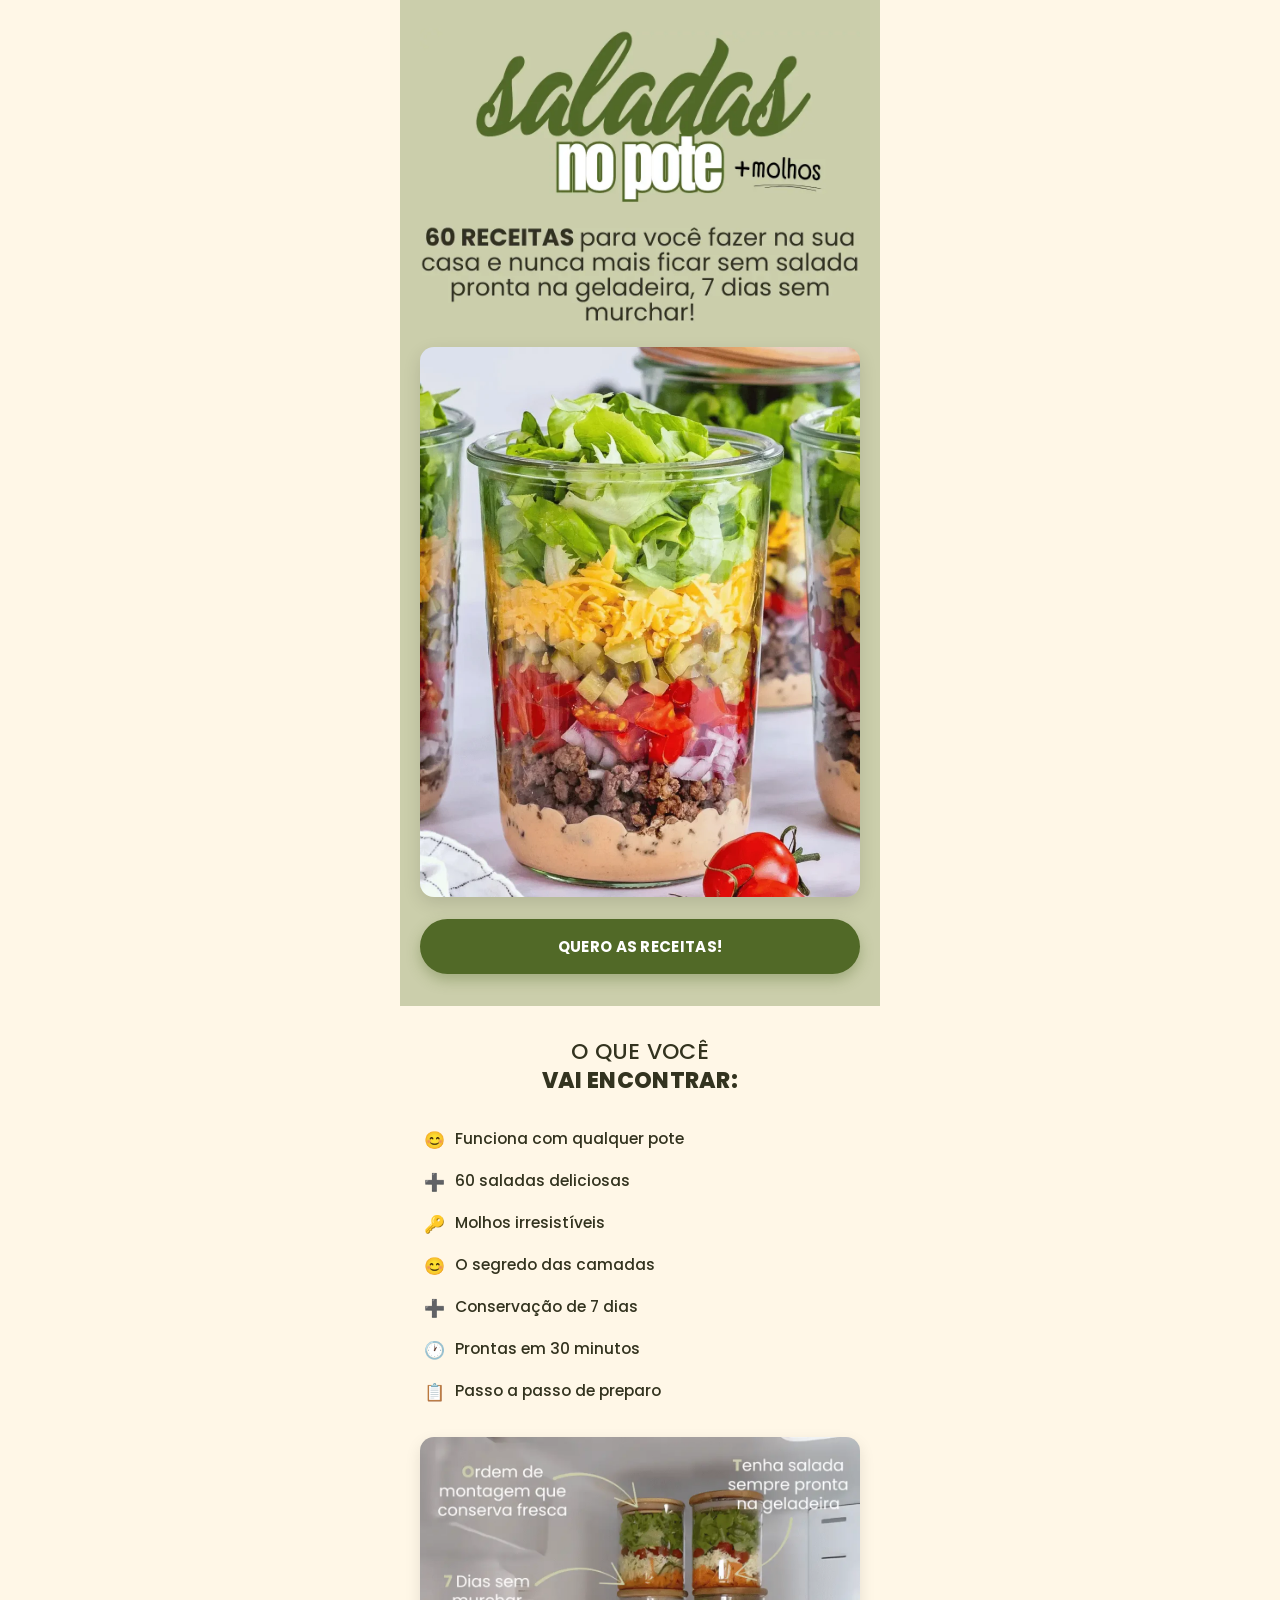
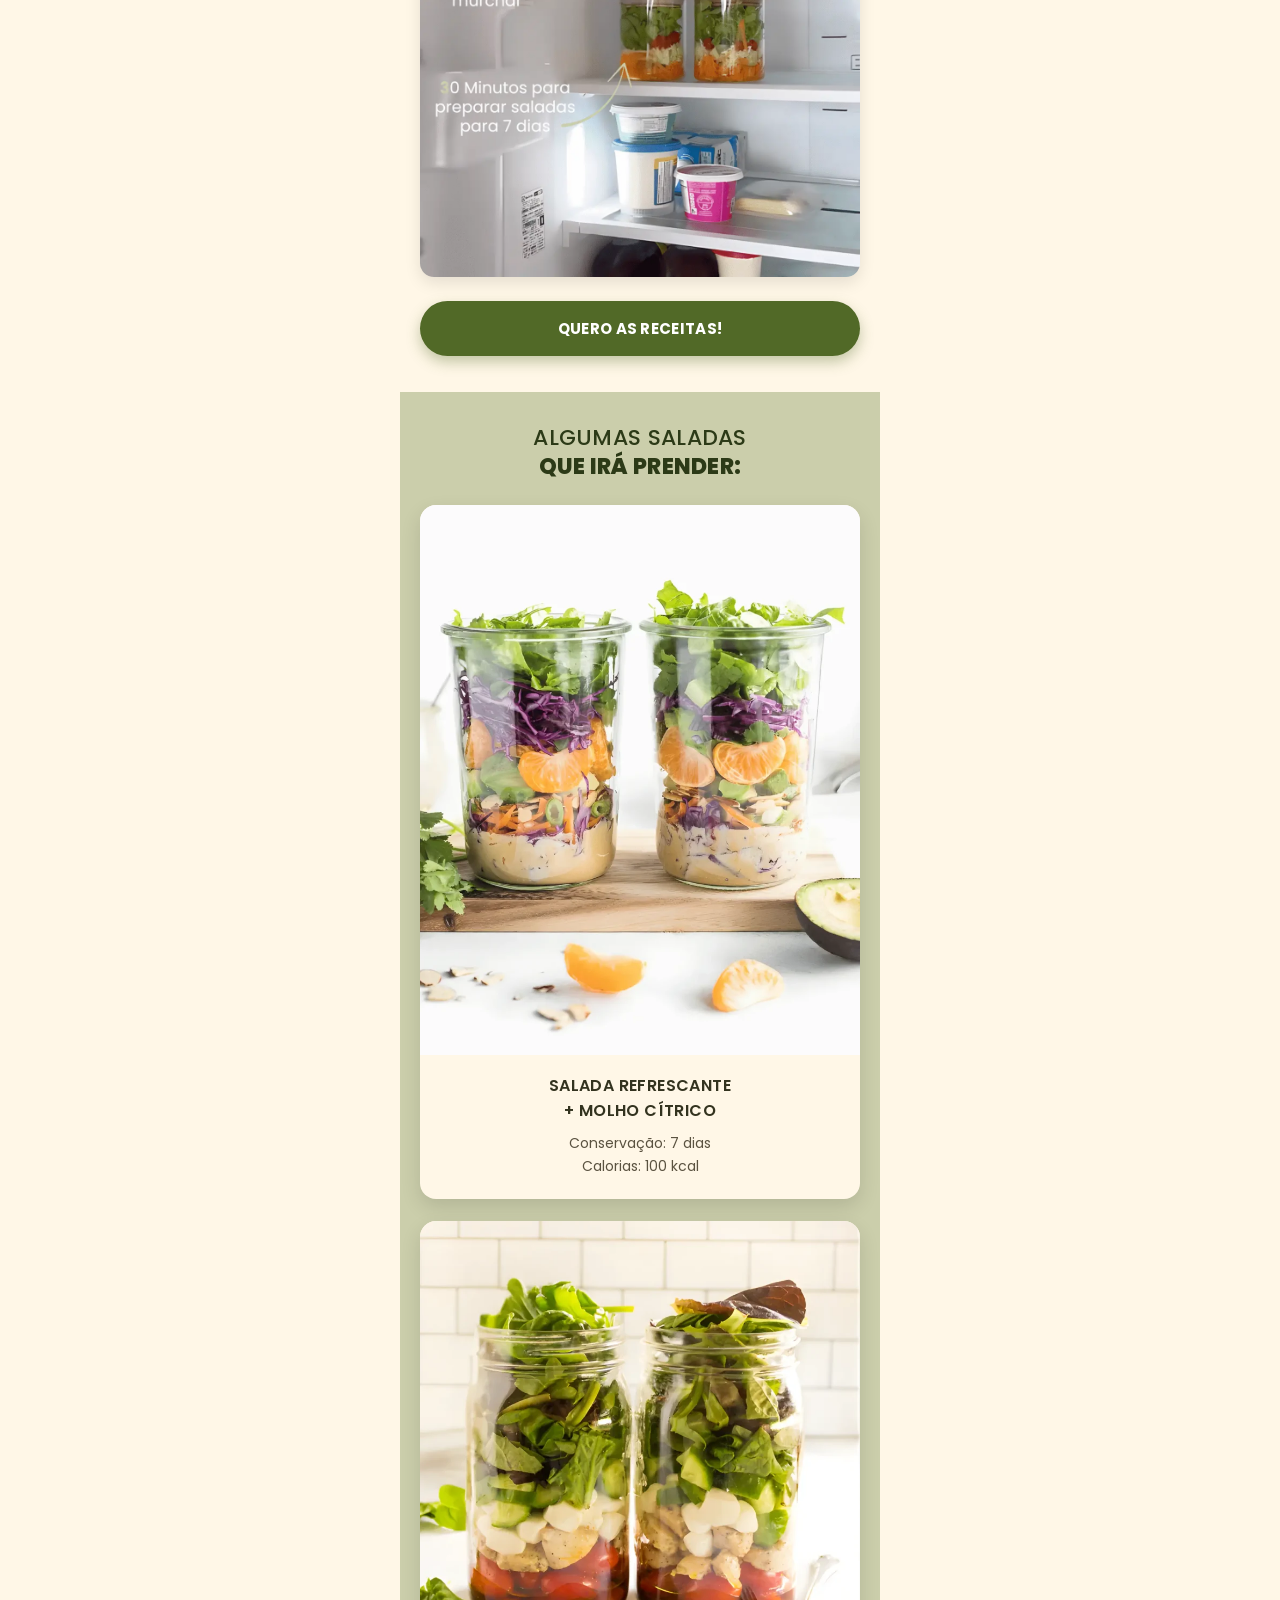
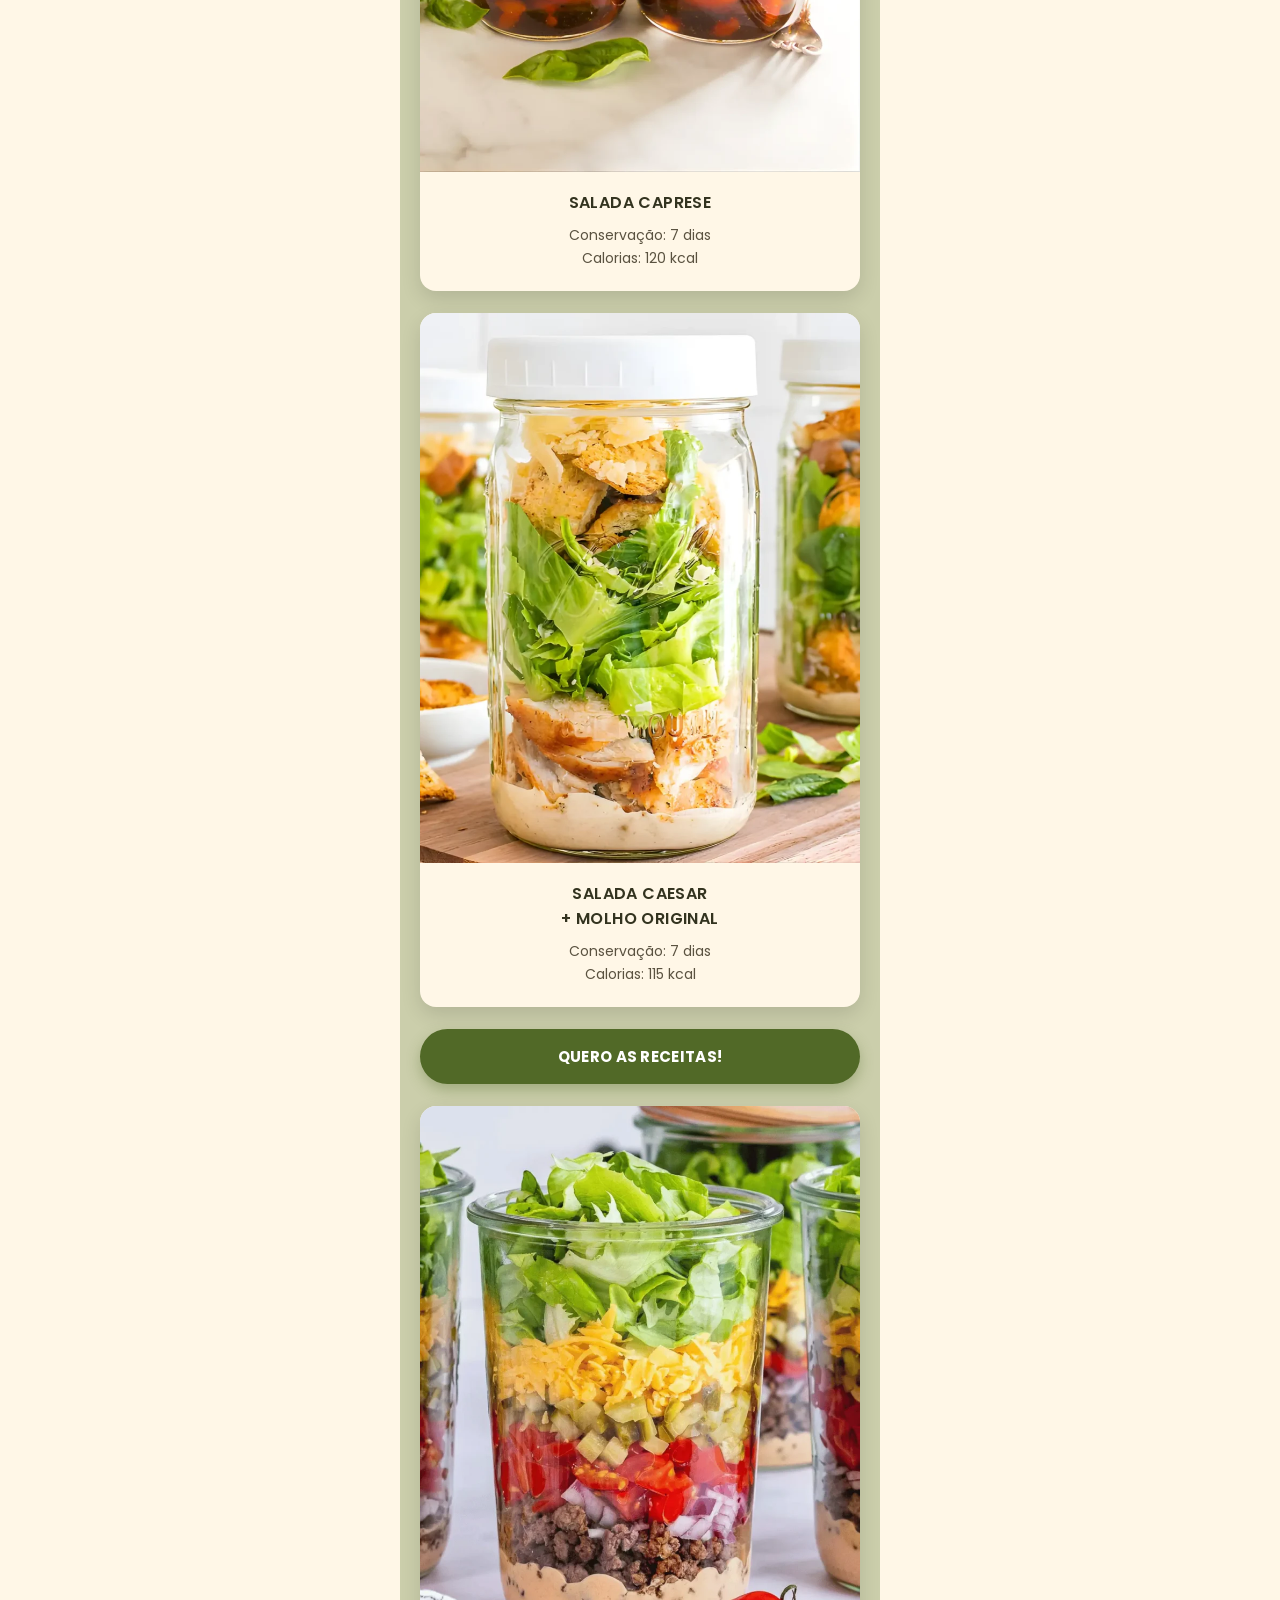
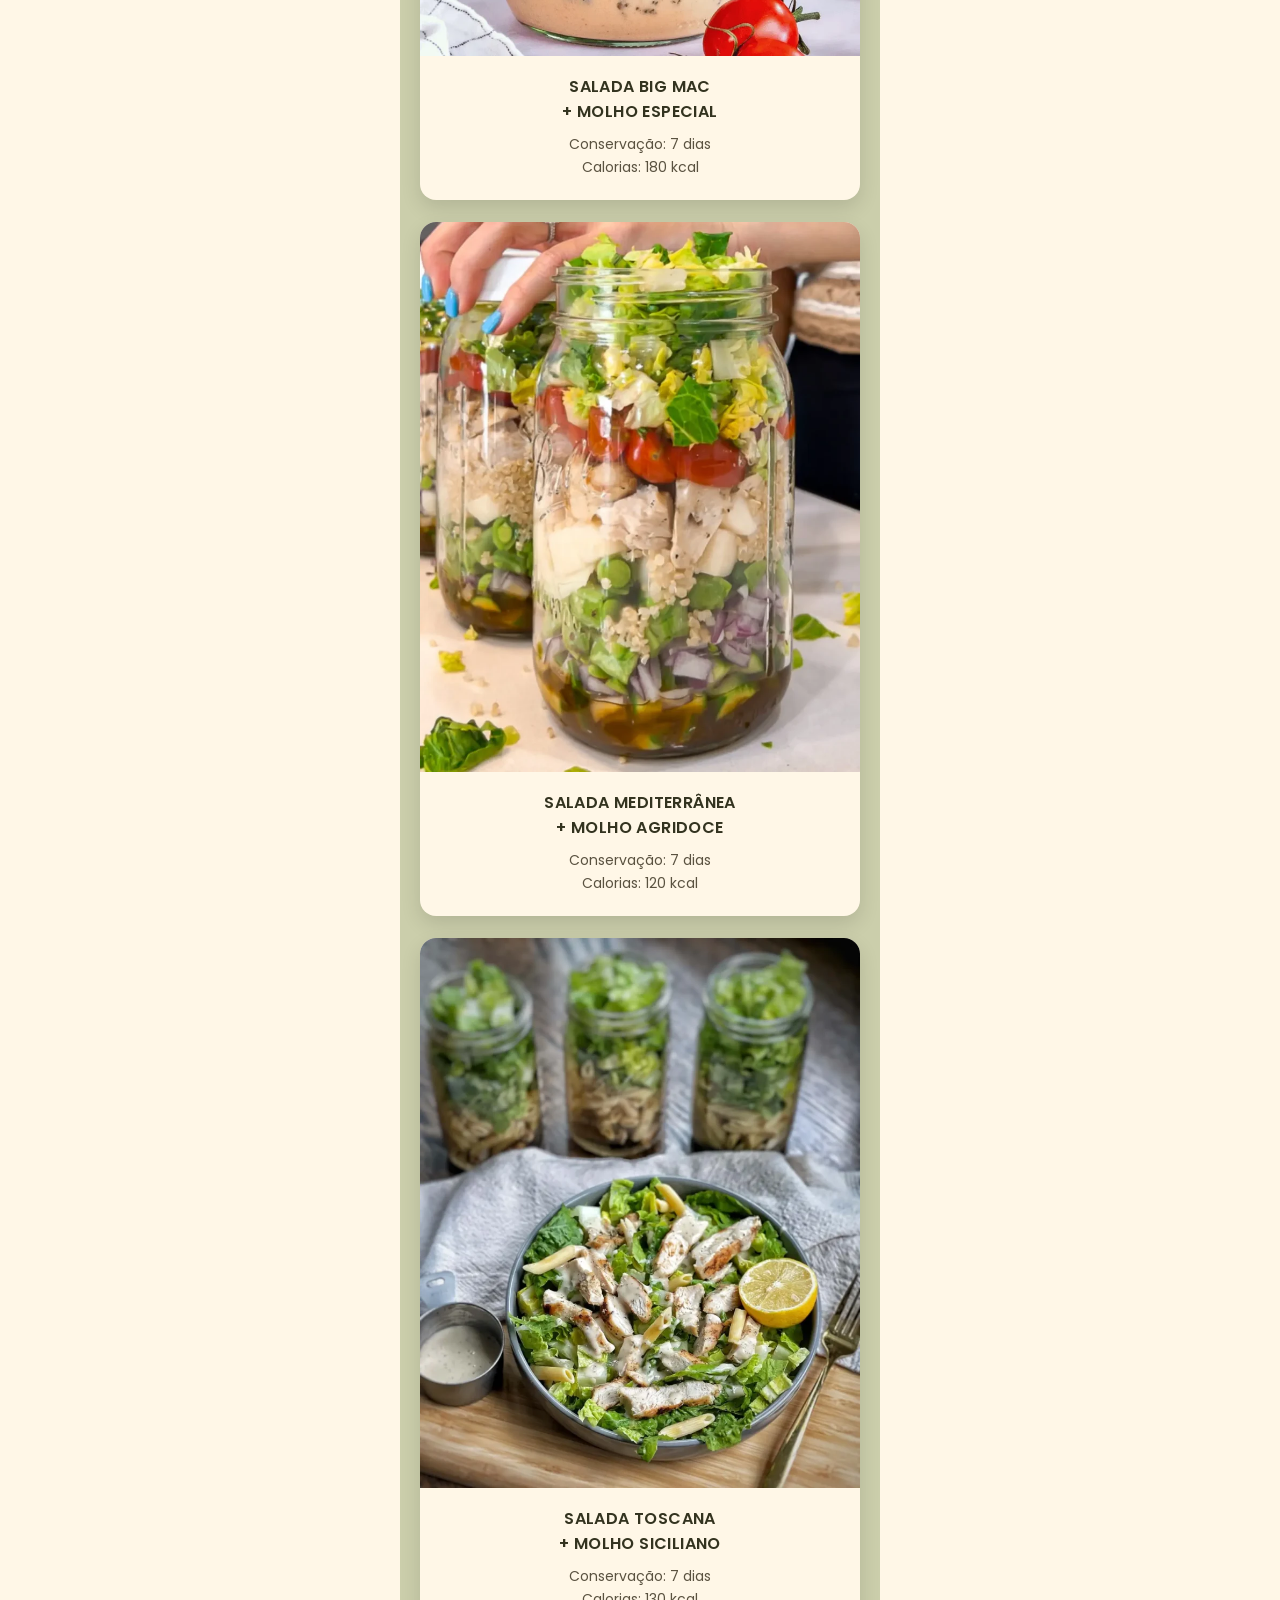
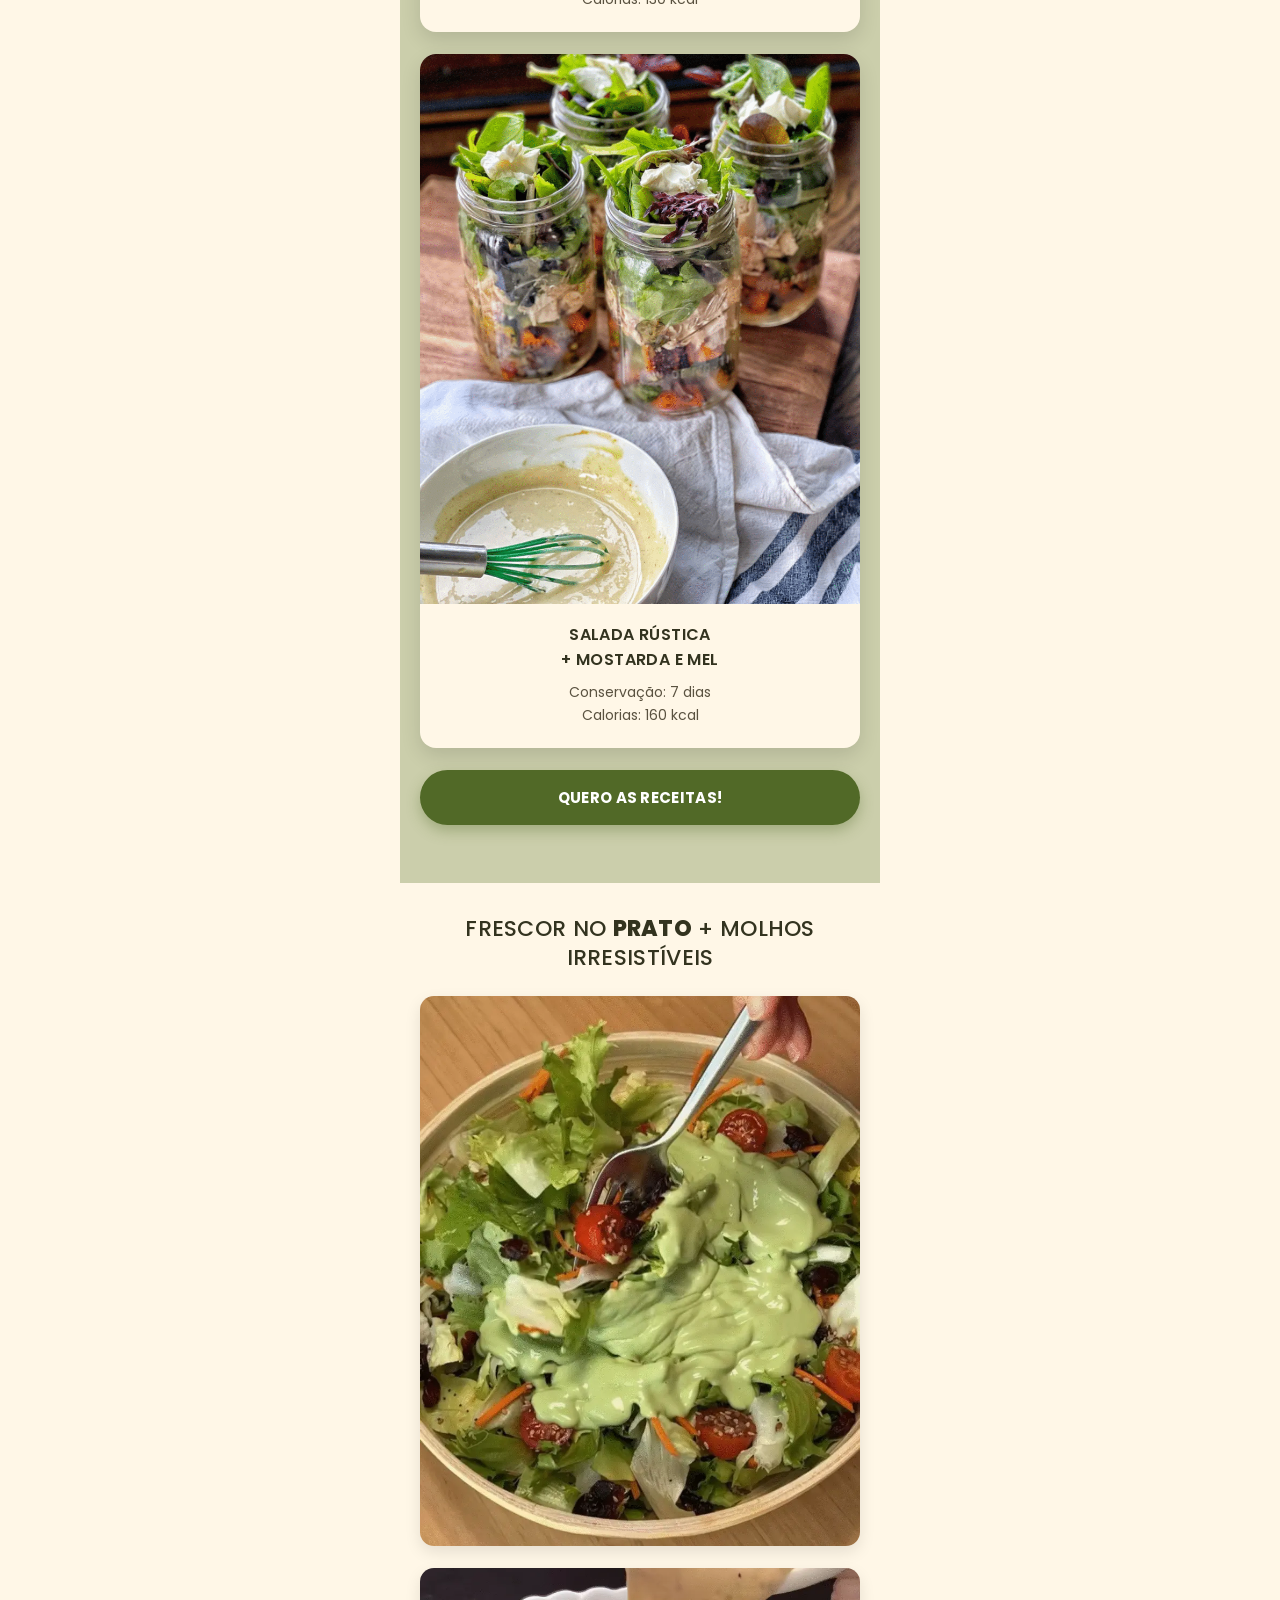
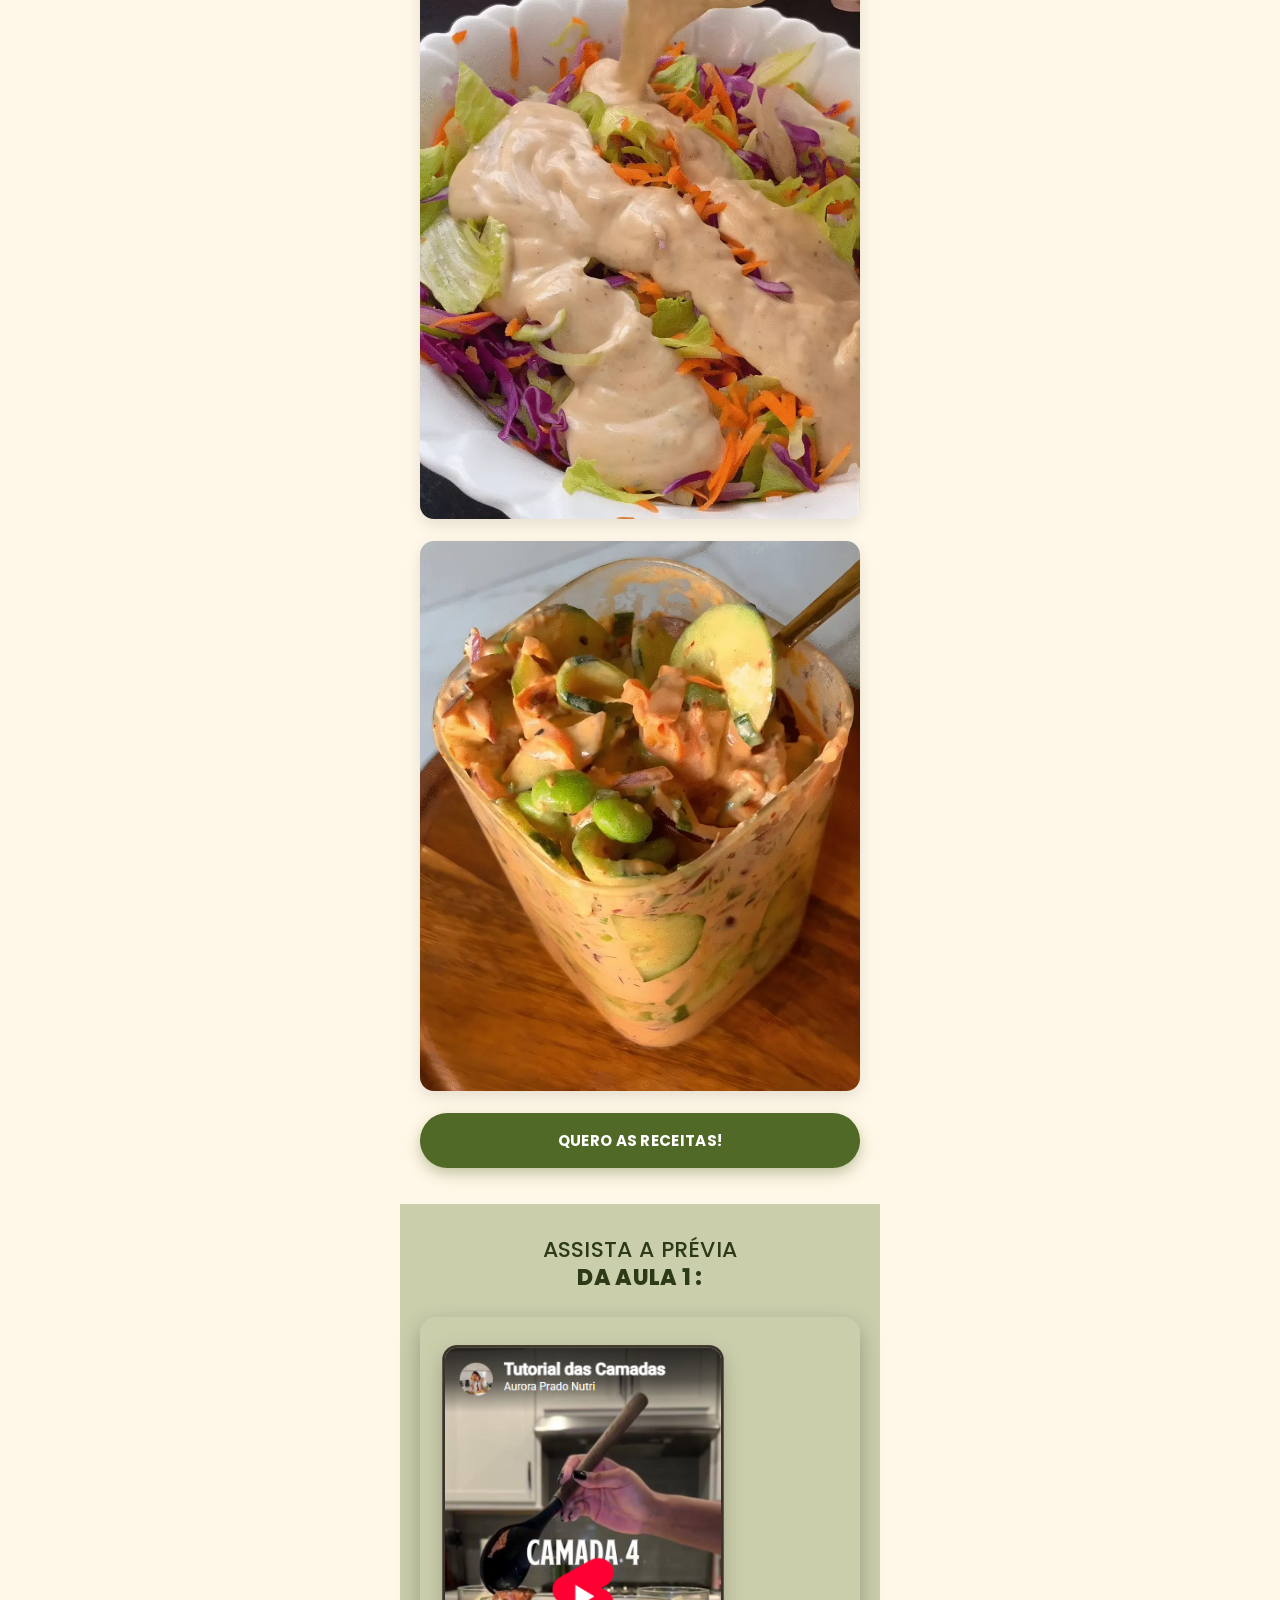
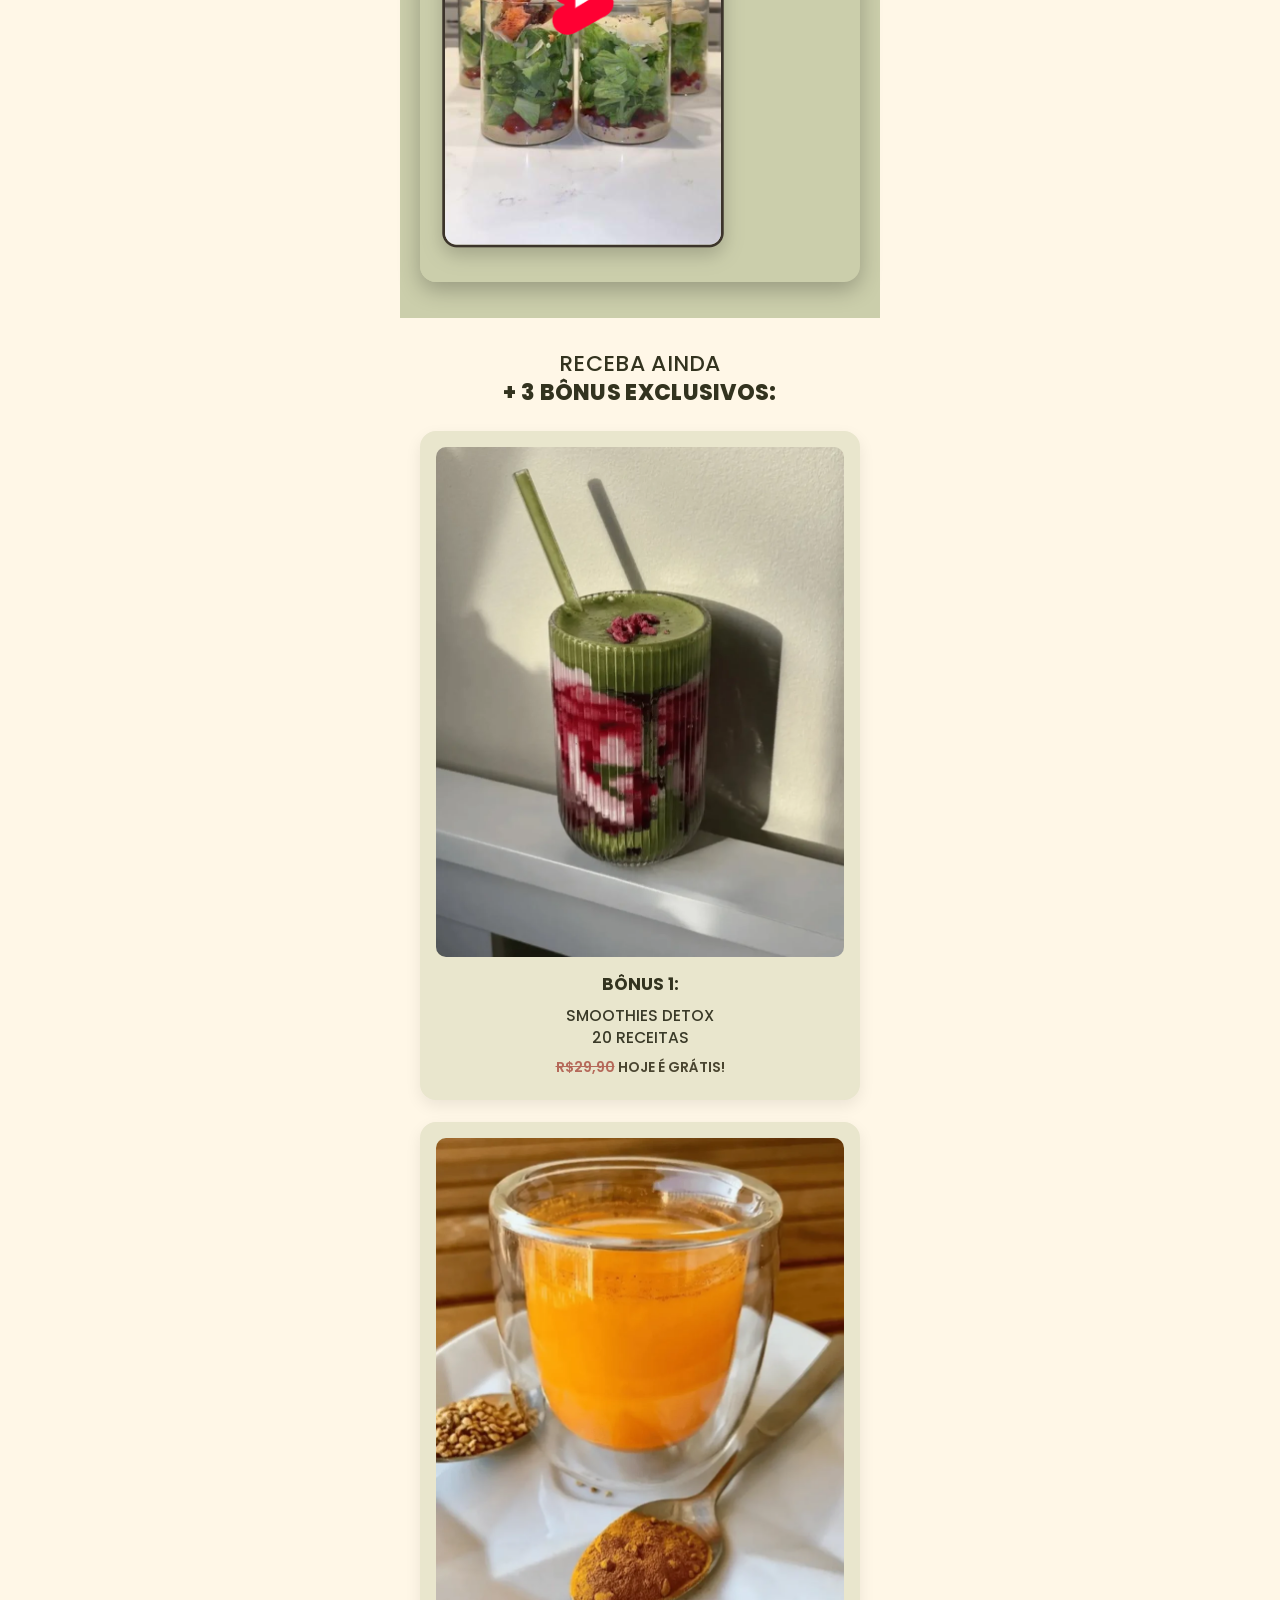
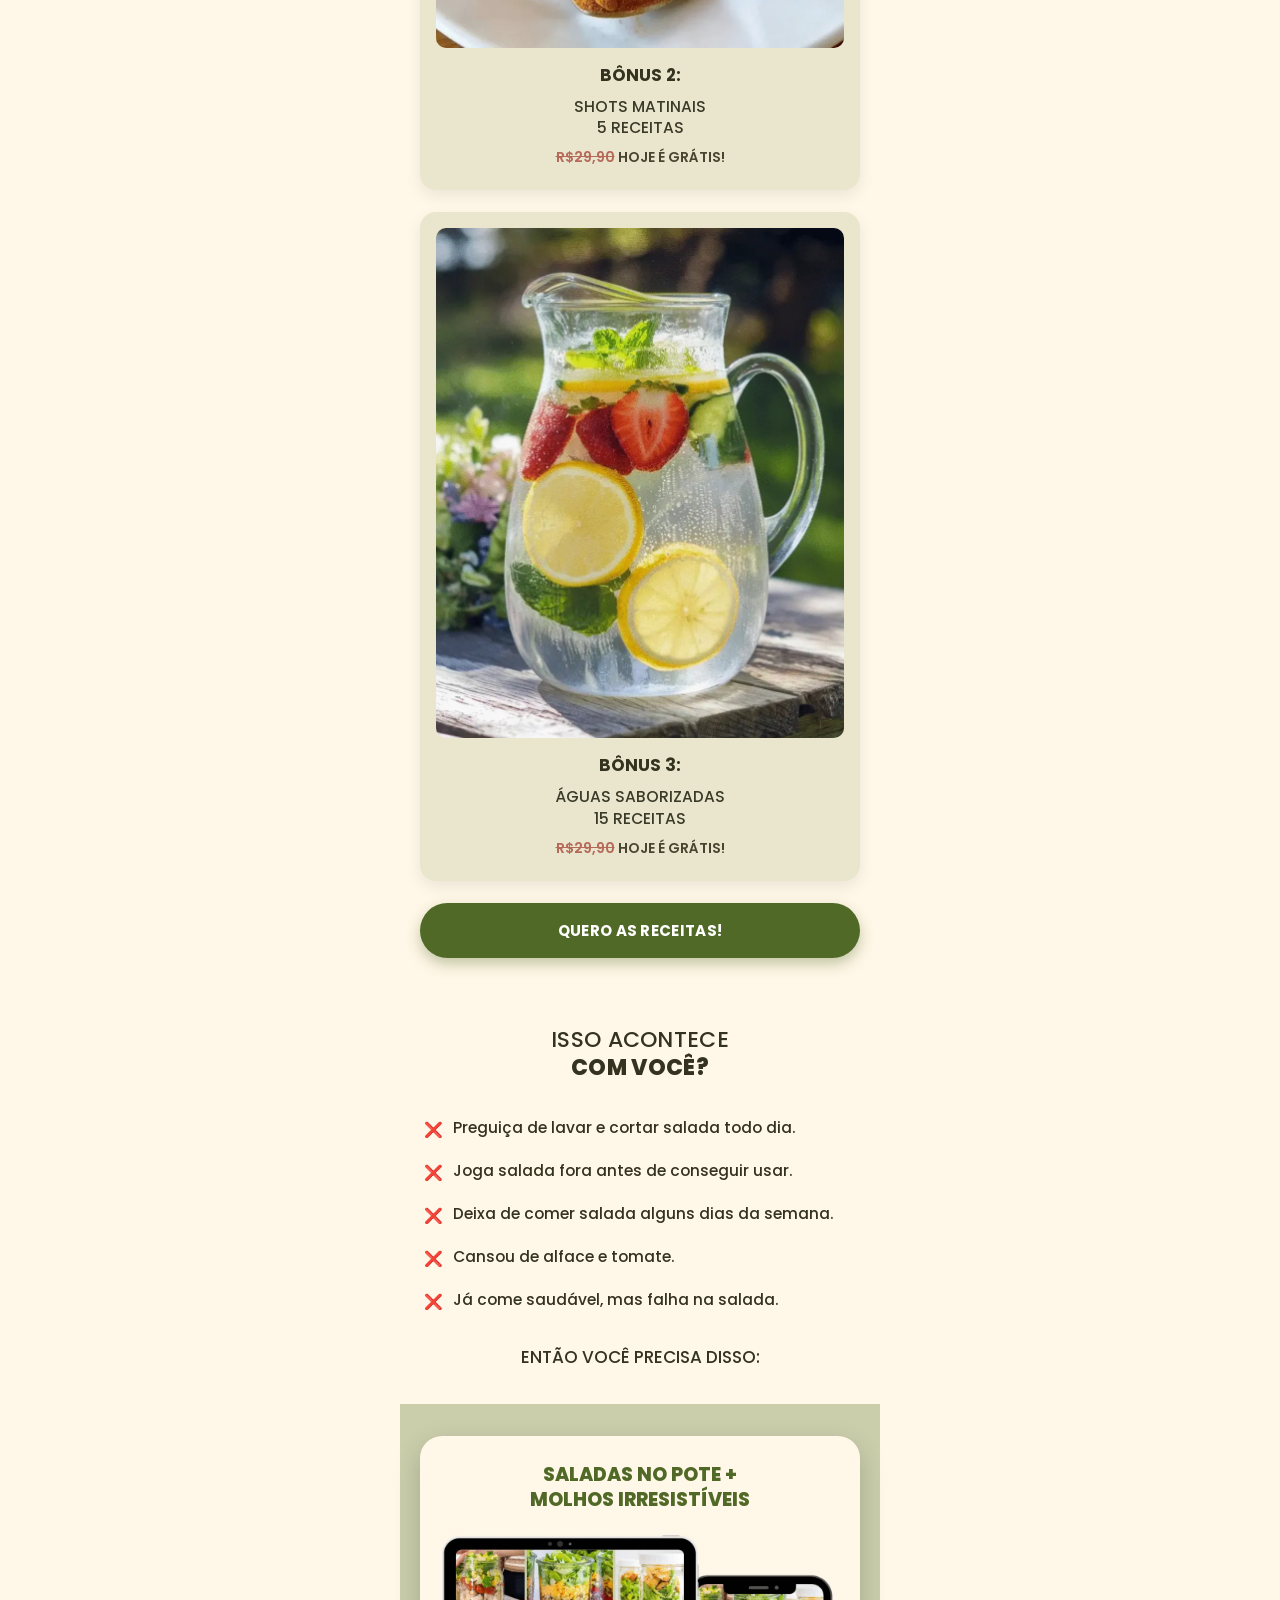
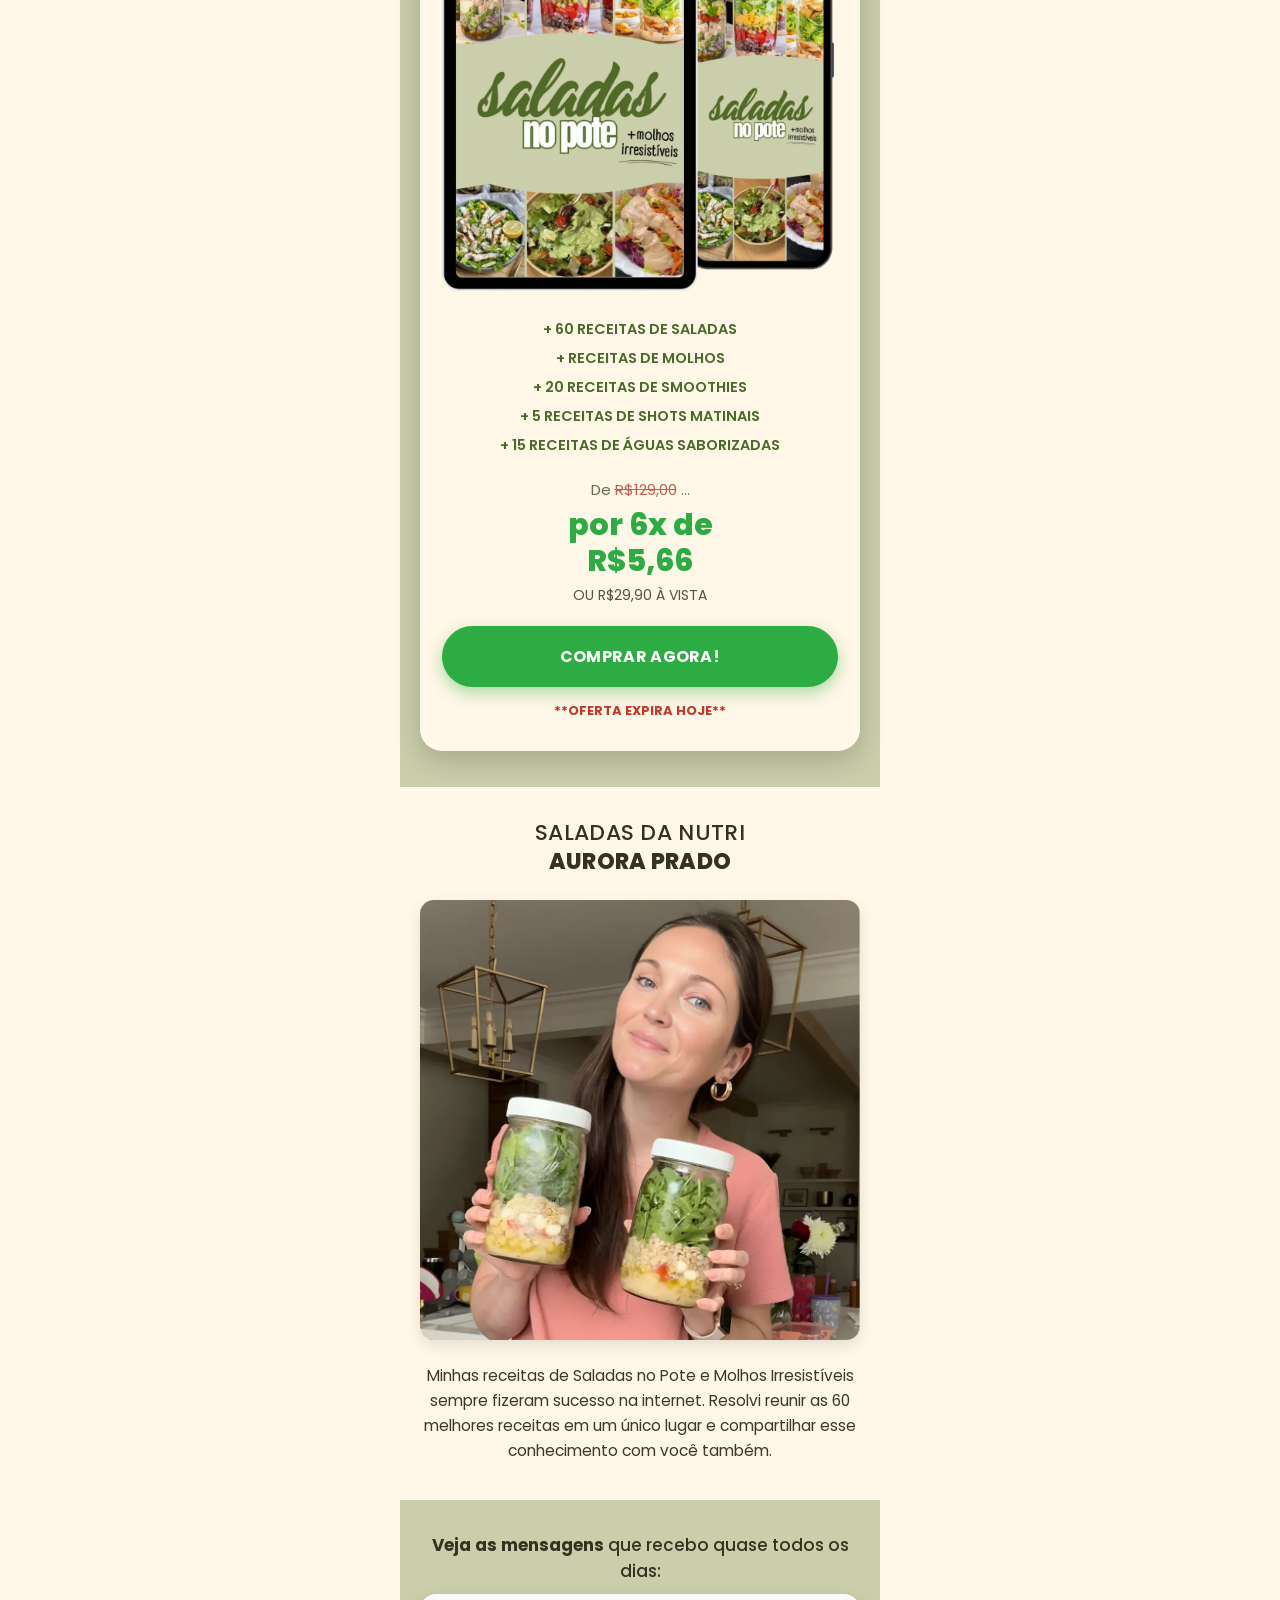
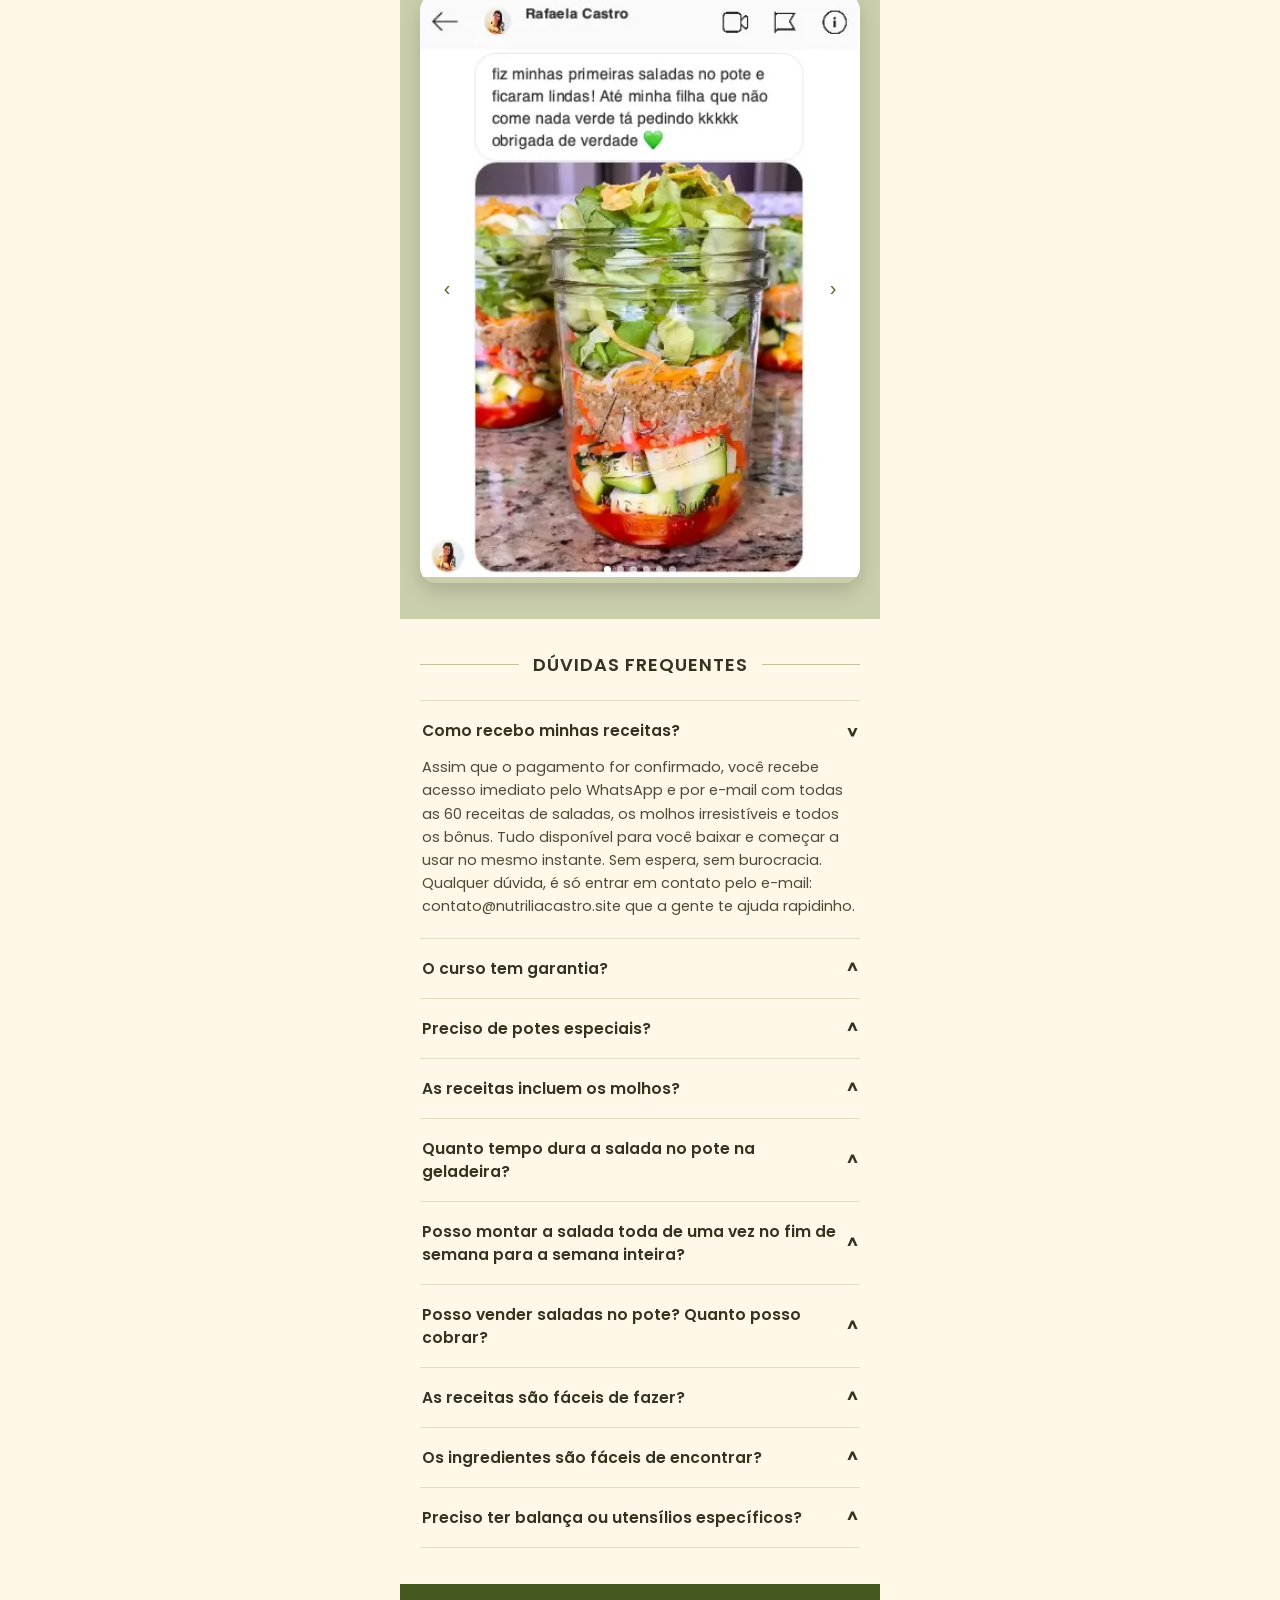
<file: index.html>
<!DOCTYPE html>
<html lang="pt-BR">
<head>
<meta charset="UTF-8">
<meta name="viewport" content="width=device-width, initial-scale=1.0">

<!-- Google tag (gtag.js) -->
<script async src="https://www.googletagmanager.com/gtag/js?id=AW-18421691371"></script>
<script>
  window.dataLayer = window.dataLayer || [];
  function gtag(){dataLayer.push(arguments);}
  gtag('js', new Date());

  gtag('config', 'AW-18421691371');
</script>

<title>Saladas no Pote + Molhos Irresistíveis</title>
<link rel="preconnect" href="https://fonts.googleapis.com">
<link rel="preconnect" href="https://fonts.gstatic.com" crossorigin>
<link href="https://fonts.googleapis.com/css2?family=Poppins:wght@400;500;600;700;800&family=Caveat:wght@600;700&display=swap" rel="stylesheet">
<link rel="stylesheet" href="css/style.css">
</head>
<body>

<!-- HERO -->
<section class="hero">
  <img class="hero-logo" src="assets/hero-logo.png" alt="Saladas no Pote + Molhos - 60 receitas para você fazer na sua casa e nunca mais ficar sem salada pronta na geladeira, 7 dias sem murchar!">
  <div class="hero-photo">
    <img src="assets/hero-jar.png" alt="Salada Big Mac no pote">
  </div>
  <a href="#oferta" class="btn btn-dark">QUERO AS RECEITAS!</a>
</section>

<!-- O QUE VOCÊ VAI ENCONTRAR -->
<section class="section section-cream">
  <h2 class="title">O QUE VOCÊ<br><strong>VAI ENCONTRAR:</strong></h2>
  <ul class="check-list">
    <li><span class="ic">😊</span> Funciona com qualquer pote</li>
    <li><span class="ic">➕</span> 60 saladas deliciosas</li>
    <li><span class="ic">🔑</span> Molhos irresistíveis</li>
    <li><span class="ic">😊</span> O segredo das camadas</li>
    <li><span class="ic">➕</span> Conservação de 7 dias</li>
    <li><span class="ic">🕐</span> Prontas em 30 minutos</li>
    <li><span class="ic">📋</span> Passo a passo de preparo</li>
  </ul>
  <div class="img-card">
    <img src="assets/fridge-guide.png" alt="Ordem de montagem que conserva fresca, 7 dias sem murchar, 30 minutos para preparar saladas para 7 dias, tenha salada sempre pronta na geladeira">
  </div>
  <a href="#oferta" class="btn btn-dark">QUERO AS RECEITAS!</a>
</section>

<!-- ALGUMAS SALADAS -->
<section class="section section-green">
  <h2 class="title title-dark">ALGUMAS SALADAS<br><strong>QUE IRÁ PRENDER:</strong></h2>

  <div class="recipe-card">
    <img src="assets/salada-refrescante.png" alt="Salada Refrescante + Molho Cítrico">
    <div class="recipe-info">
      <h3>SALADA REFRESCANTE<br>+ MOLHO CÍTRICO</h3>
      <p>Conservação: 7 dias</p>
      <p>Calorias: 100 kcal</p>
    </div>
  </div>

  <div class="recipe-card">
    <img src="assets/salada-caprese.png" alt="Salada Caprese">
    <div class="recipe-info">
      <h3>SALADA CAPRESE</h3>
      <p>Conservação: 7 dias</p>
      <p>Calorias: 120 kcal</p>
    </div>
  </div>

  <div class="recipe-card">
    <img src="assets/salada-caesar.png" alt="Salada Caesar + Molho Original">
    <div class="recipe-info">
      <h3>SALADA CAESAR<br>+ MOLHO ORIGINAL</h3>
      <p>Conservação: 7 dias</p>
      <p>Calorias: 115 kcal</p>
    </div>
  </div>

  <a href="#oferta" class="btn btn-dark">QUERO AS RECEITAS!</a>

  <div class="recipe-card">
    <img src="assets/salada-bigmac.png" alt="Salada Big Mac + Molho Especial">
    <div class="recipe-info">
      <h3>SALADA BIG MAC<br>+ MOLHO ESPECIAL</h3>
      <p>Conservação: 7 dias</p>
      <p>Calorias: 180 kcal</p>
    </div>
  </div>

  <div class="recipe-card">
    <img src="assets/salada-mediterranea.png" alt="Salada Mediterrânea + Molho Agridoce">
    <div class="recipe-info">
      <h3>SALADA MEDITERRÂNEA<br>+ MOLHO AGRIDOCE</h3>
      <p>Conservação: 7 dias</p>
      <p>Calorias: 120 kcal</p>
    </div>
  </div>

  <div class="recipe-card">
    <img src="assets/salada-toscana.png" alt="Salada Toscana + Molho Siciliano">
    <div class="recipe-info">
      <h3>SALADA TOSCANA<br>+ MOLHO SICILIANO</h3>
      <p>Conservação: 7 dias</p>
      <p>Calorias: 130 kcal</p>
    </div>
  </div>

  <div class="recipe-card">
    <img src="assets/salada-rustica.png" alt="Salada Rústica + Mostarda e Mel">
    <div class="recipe-info">
      <h3>SALADA RÚSTICA<br>+ MOSTARDA E MEL</h3>
      <p>Conservação: 7 dias</p>
      <p>Calorias: 160 kcal</p>
    </div>
  </div>

  <a href="#oferta" class="btn btn-dark">QUERO AS RECEITAS!</a>
</section>

<!-- FRESCOR NO PRATO -->
<section class="section section-cream">
  <h2 class="title">FRESCOR NO <strong>PRATO</strong> + MOLHOS<br>IRRESISTÍVEIS</h2>
  <div class="photo-block"><img src="assets/molho-verde.png" alt="Molho verde de abacate sendo servido na salada"></div>
  <div class="photo-block"><img src="assets/molho-tahine.png" alt="Molho tahine sendo servido na salada"></div>
  <div class="photo-block"><img src="assets/molho-copo.png" alt="Salada no copo com molho especial"></div>
  <a href="#oferta" class="btn btn-dark">QUERO AS RECEITAS!</a>
</section>

<!-- VIDEO PREVIA -->
<section class="section section-green">
  <h2 class="title title-dark">ASSISTA A PRÉVIA<br><strong>DA AULA 1 :</strong></h2>
  <div class="video-card" id="videoCard" data-yt-id="2-A2chrN41w">
    <img src="assets/video-thumb.png" alt="Prévia da aula 1 - Tutorial das Camadas, por Aurora Prado Nutri">
  </div>
</section>

<!-- BONUS -->
<section class="section section-cream">
  <h2 class="title">RECEBA AINDA<br><strong>+ 3 BÔNUS EXCLUSIVOS:</strong></h2>

  <div class="bonus-card">
    <img src="assets/bonus-smoothie.png" alt="Smoothies Detox">
    <h3>BÔNUS 1:</h3>
    <p class="bonus-name">SMOOTHIES DETOX<br>20 RECEITAS</p>
    <p class="bonus-price"><span class="strike">R$29,90</span> HOJE É GRÁTIS!</p>
  </div>

  <div class="bonus-card">
    <img src="assets/bonus-shot.png" alt="Shots Matinais">
    <h3>BÔNUS 2:</h3>
    <p class="bonus-name">SHOTS MATINAIS<br>5 RECEITAS</p>
    <p class="bonus-price"><span class="strike">R$29,90</span> HOJE É GRÁTIS!</p>
  </div>

  <div class="bonus-card">
    <img src="assets/bonus-agua.png" alt="Águas Saborizadas">
    <h3>BÔNUS 3:</h3>
    <p class="bonus-name">ÁGUAS SABORIZADAS<br>15 RECEITAS</p>
    <p class="bonus-price"><span class="strike">R$29,90</span> HOJE É GRÁTIS!</p>
  </div>

  <a href="#oferta" class="btn btn-dark">QUERO AS RECEITAS!</a>
</section>

<!-- ISSO ACONTECE COM VOCÊ -->
<section class="section section-cream section-tight">
  <h2 class="title">ISSO ACONTECE<br><strong>COM VOCÊ?</strong></h2>
  <ul class="cross-list">
    <li><span class="ic">❌</span> Preguiça de lavar e cortar salada todo dia.</li>
    <li><span class="ic">❌</span> Joga salada fora antes de conseguir usar.</li>
    <li><span class="ic">❌</span> Deixa de comer salada alguns dias da semana.</li>
    <li><span class="ic">❌</span> Cansou de alface e tomate.</li>
    <li><span class="ic">❌</span> Já come saudável, mas falha na salada.</li>
  </ul>
  <p class="lead-center">ENTÃO VOCÊ PRECISA DISSO:</p>
</section>

<!-- OFERTA -->
<section class="section section-green" id="oferta">
  <div class="offer-card">
    <h2 class="offer-title">SALADAS NO POTE +<br>MOLHOS IRRESISTÍVEIS</h2>
    <img class="offer-mockup" src="assets/ebook-mockup.png" alt="Mockup do ebook Saladas no Pote + Molhos Irresistíveis em tablet e celular">
    <ul class="offer-list">
      <li>+ 60 RECEITAS DE SALADAS</li>
      <li>+ RECEITAS DE MOLHOS</li>
      <li>+ 20 RECEITAS DE SMOOTHIES</li>
      <li>+ 5 RECEITAS DE SHOTS MATINAIS</li>
      <li>+ 15 RECEITAS DE ÁGUAS SABORIZADAS</li>
    </ul>
    <p class="old-price">De <span class="strike">R$129,00</span> ...</p>
    <p class="new-price">por 6x de<br>R$5,66</p>
    <p class="cash-price">OU R$29,90 À VISTA</p>
    <a href="https://pay.cakto.com.br/k2z8m7r_1077547" class="btn btn-buy" target="_blank" rel="noopener">COMPRAR AGORA!</a>
    <p class="urgency">**OFERTA EXPIRA HOJE**</p>
  </div>
</section>

<!-- AUTORA -->
<section class="section section-cream">
  <h2 class="title">SALADAS DA NUTRI<br><strong>AURORA PRADO</strong></h2>
  <div class="img-card">
    <img src="assets/aurora-prado.png" alt="Aurora Prado, nutricionista, segurando dois potes de salada">
  </div>
  <p class="body-text">Minhas receitas de Saladas no Pote e Molhos Irresistíveis sempre fizeram sucesso na internet. Resolvi reunir as 60 melhores receitas em um único lugar e compartilhar esse conhecimento com você também.</p>
</section>

<!-- DEPOIMENTOS -->
<section class="section section-green">
  <p class="lead-center"><strong>Veja as mensagens</strong> que recebo quase todos os dias:</p>
  <div class="review-carousel">
    <div class="review-track" id="reviewTrack">
      <div class="review-slide"><img src="assets/review-1.png" alt="Depoimento de Rafaela Castro"></div>
      <div class="review-slide"><img src="assets/review-2.png" alt="Depoimento de Mariza Bastos"></div>
      <div class="review-slide"><img src="assets/review-3.png" alt="Depoimento de Carol Andrade"></div>
      <div class="review-slide"><img src="assets/review-4.png" alt="Depoimento de Silvia Dorneles"></div>
      <div class="review-slide"><img src="assets/review-5.png" alt="Depoimento de Bruna Barros"></div>
      <div class="review-slide"><img src="assets/review-6.png" alt="Depoimento de Ster Santos"></div>
    </div>
    <button class="review-arrow prev" aria-label="Anterior">&#8249;</button>
    <button class="review-arrow next" aria-label="Próximo">&#8250;</button>
    <div class="review-dots" id="reviewDots"></div>
  </div>
</section>

<!-- FAQ -->
<section class="section section-cream">
  <h2 class="faq-title"><span>DÚVIDAS FREQUENTES</span></h2>

  <div class="faq-item open">
    <button class="faq-q">Como recebo minhas receitas? <span class="arrow">^</span></button>
    <div class="faq-a"><p>Assim que o pagamento for confirmado, você recebe acesso imediato pelo WhatsApp e por e-mail com todas as 60 receitas de saladas, os molhos irresistíveis e todos os bônus. Tudo disponível para você baixar e começar a usar no mesmo instante. Sem espera, sem burocracia. Qualquer dúvida, é só entrar em contato pelo e-mail: contato@nutriliacastro.site que a gente te ajuda rapidinho.</p></div>
  </div>

  <div class="faq-item">
    <button class="faq-q">O curso tem garantia? <span class="arrow">^</span></button>
    <div class="faq-a"><p>Sim! Você tem 7 dias de garantia incondicional para testar as receitas. Se não gostar por qualquer motivo, é só pedir o reembolso e devolvemos 100% do valor investido. Simples assim.</p></div>
  </div>

  <div class="faq-item">
    <button class="faq-q">Preciso de potes especiais? <span class="arrow">^</span></button>
    <div class="faq-a"><p>Não precisa! Qualquer pote que você já tem em casa funciona perfeitamente. Pode ser de plástico, de vidro, grande ou pequeno. O importante é que feche bem para manter a salada fresca. Nada de gastar dinheiro extra com equipamento.</p></div>
  </div>

  <div class="faq-item">
    <button class="faq-q">As receitas incluem os molhos? <span class="arrow">^</span></button>
    <div class="faq-a"><p>Com certeza! Todas as 60 receitas já vêm com molhos específicos e deliciosos. São molhos caseiros, fáceis de fazer e que transformam completamente o sabor da salada. Você nunca mais vai precisar comprar aqueles molhos industrializados caros e cheios de conservantes.</p></div>
  </div>

  <div class="faq-item">
    <button class="faq-q">Quanto tempo dura a salada no pote na geladeira? <span class="arrow">^</span></button>
    <div class="faq-a"><p>Quando montada corretamente seguindo o método das camadas que eu ensino, a salada dura de 5 a 7 dias fresquinha na geladeira. Isso significa que você prepara tudo no domingo e tem almoço ou jantar saudável pronto a semana toda. Zero desperdício, zero trabalho diário.</p></div>
  </div>

  <div class="faq-item">
    <button class="faq-q">Posso montar a salada toda de uma vez no fim de semana para a semana inteira? <span class="arrow">^</span></button>
    <div class="faq-a"><p>Sim, esse é exatamente o método que eu ensino! A maioria das mulheres prepara no sábado ou domingo as saladas da semana inteira em cerca de 30 minutos. É muito mais prático do que ter que picar, lavar e montar salada todo dia. Você ganha tempo, economiza energia e nunca fica sem opção saudável na correria.</p></div>
  </div>

  <div class="faq-item">
    <button class="faq-q">Posso vender saladas no pote? Quanto posso cobrar? <span class="arrow">^</span></button>
    <div class="faq-a"><p>Pode sim! Muitas alunas usam as receitas para vender e gerar renda extra. Dependendo da sua região e dos ingredientes, saladas no pote são vendidas entre R$ 11 e R$ 16 por pote (às vezes até mais, dependendo do tamanho e incrementos). É uma forma inteligente de transformar conhecimento em lucro.</p></div>
  </div>

  <div class="faq-item">
    <button class="faq-q">As receitas são fáceis de fazer? <span class="arrow">^</span></button>
    <div class="faq-a"><p>Super fáceis! Todas as receitas têm instruções claras e passo a passo simples. Não precisa ser expert na cozinha. Se você sabe picar, misturar e temperar, você consegue fazer. As receitas foram pensadas justamente para quem tem rotina corrida e não quer complicação.</p></div>
  </div>

  <div class="faq-item">
    <button class="faq-q">Os ingredientes são fáceis de encontrar? <span class="arrow">^</span></button>
    <div class="faq-a"><p>Sim! Todas as receitas usam ingredientes simples e acessíveis que você encontra em qualquer supermercado, feira ou sacolão. Nada de ingredientes exóticos ou caros que você nunca ouviu falar. Comida de verdade, com ingredientes de verdade.</p></div>
  </div>

  <div class="faq-item">
    <button class="faq-q">Preciso ter balança ou utensílios específicos? <span class="arrow">^</span></button>
    <div class="faq-a"><p>Não precisa de nada disso. Você só precisa de:</p>
    <p>Potes (os que você já tem em casa)<br>Colheres<br>Uma faca<br>Uma tábua de corte</p>
    <p>É isso. Nada de balança de precisão, processador, Air Fryer ou qualquer outro equipamento caro. Simplicidade total.</p></div>
  </div>

</section>

<footer class="footer">
  <a href="https://pay.cakto.com.br/k2z8m7r_1077547" class="btn btn-buy" target="_blank" rel="noopener">QUERO MINHAS RECEITAS!</a>
  <p class="footer-note">Saladas no Pote + Molhos Irresistíveis © Todos os direitos reservados.</p>
  <p class="footer-links"><a href="/politicas/index.html">Políticas de Privacidade e Termos de Uso</a></p>
</footer>

<script src="js/script.js"></script>
</body>
</html>
</file>
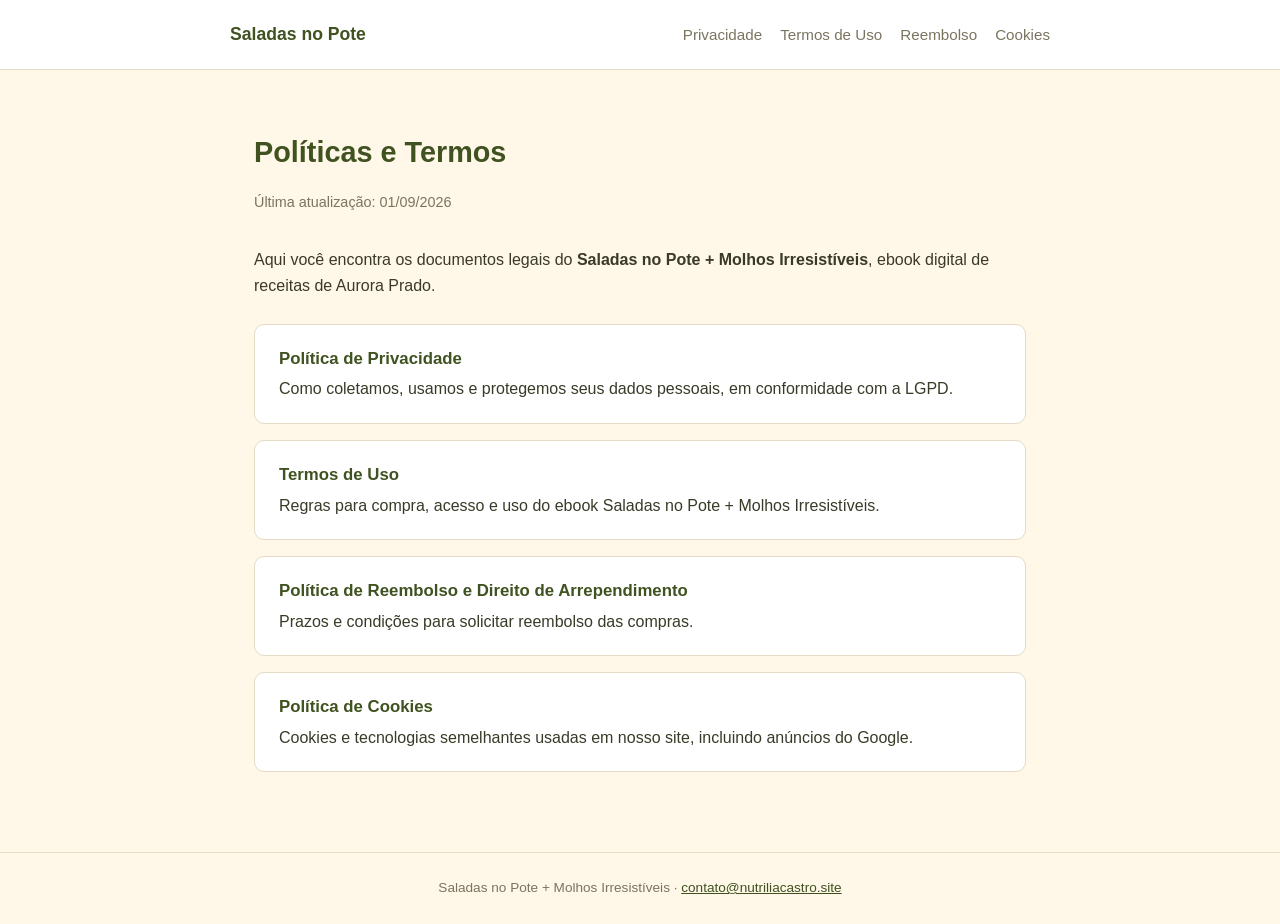
<file: politicas/index.html>
<!DOCTYPE html>
<html lang="pt-BR">
<head>
<meta charset="UTF-8">
<meta name="viewport" content="width=device-width, initial-scale=1.0">
<title>Políticas — Saladas no Pote</title>
<link rel="stylesheet" href="/politicas/style.css">
</head>
<body>

<header class="site-header">
  <div class="inner">
    <a class="brand" href="/politicas/index.html">Saladas no Pote</a>
    <nav class="doc-nav">
      <a href="/politicas/privacidade.html">Privacidade</a>
      <a href="/politicas/termos.html">Termos de Uso</a>
      <a href="/politicas/reembolso.html">Reembolso</a>
      <a href="/politicas/cookies.html">Cookies</a>
    </nav>
  </div>
</header>

<main>
  <h1>Políticas e Termos</h1>
  <p class="updated">Última atualização: 01/09/2026</p>

  <p>
    Aqui você encontra os documentos legais do <strong>Saladas no Pote + Molhos Irresistíveis</strong>,
    ebook digital de receitas de Aurora Prado.
  </p>

  <div class="index-links">
    <a class="doc-card" href="/politicas/privacidade.html">
      <strong>Política de Privacidade</strong>
      Como coletamos, usamos e protegemos seus dados pessoais, em conformidade com a LGPD.
    </a>
    <a class="doc-card" href="/politicas/termos.html">
      <strong>Termos de Uso</strong>
      Regras para compra, acesso e uso do ebook Saladas no Pote + Molhos Irresistíveis.
    </a>
    <a class="doc-card" href="/politicas/reembolso.html">
      <strong>Política de Reembolso e Direito de Arrependimento</strong>
      Prazos e condições para solicitar reembolso das compras.
    </a>
    <a class="doc-card" href="/politicas/cookies.html">
      <strong>Política de Cookies</strong>
      Cookies e tecnologias semelhantes usadas em nosso site, incluindo anúncios do Google.
    </a>
  </div>
</main>

<footer class="site-footer">
  Saladas no Pote + Molhos Irresistíveis · <a href="mailto:contato@nutriliacastro.site">contato@nutriliacastro.site</a>
</footer>

</body>
</html>
</file>
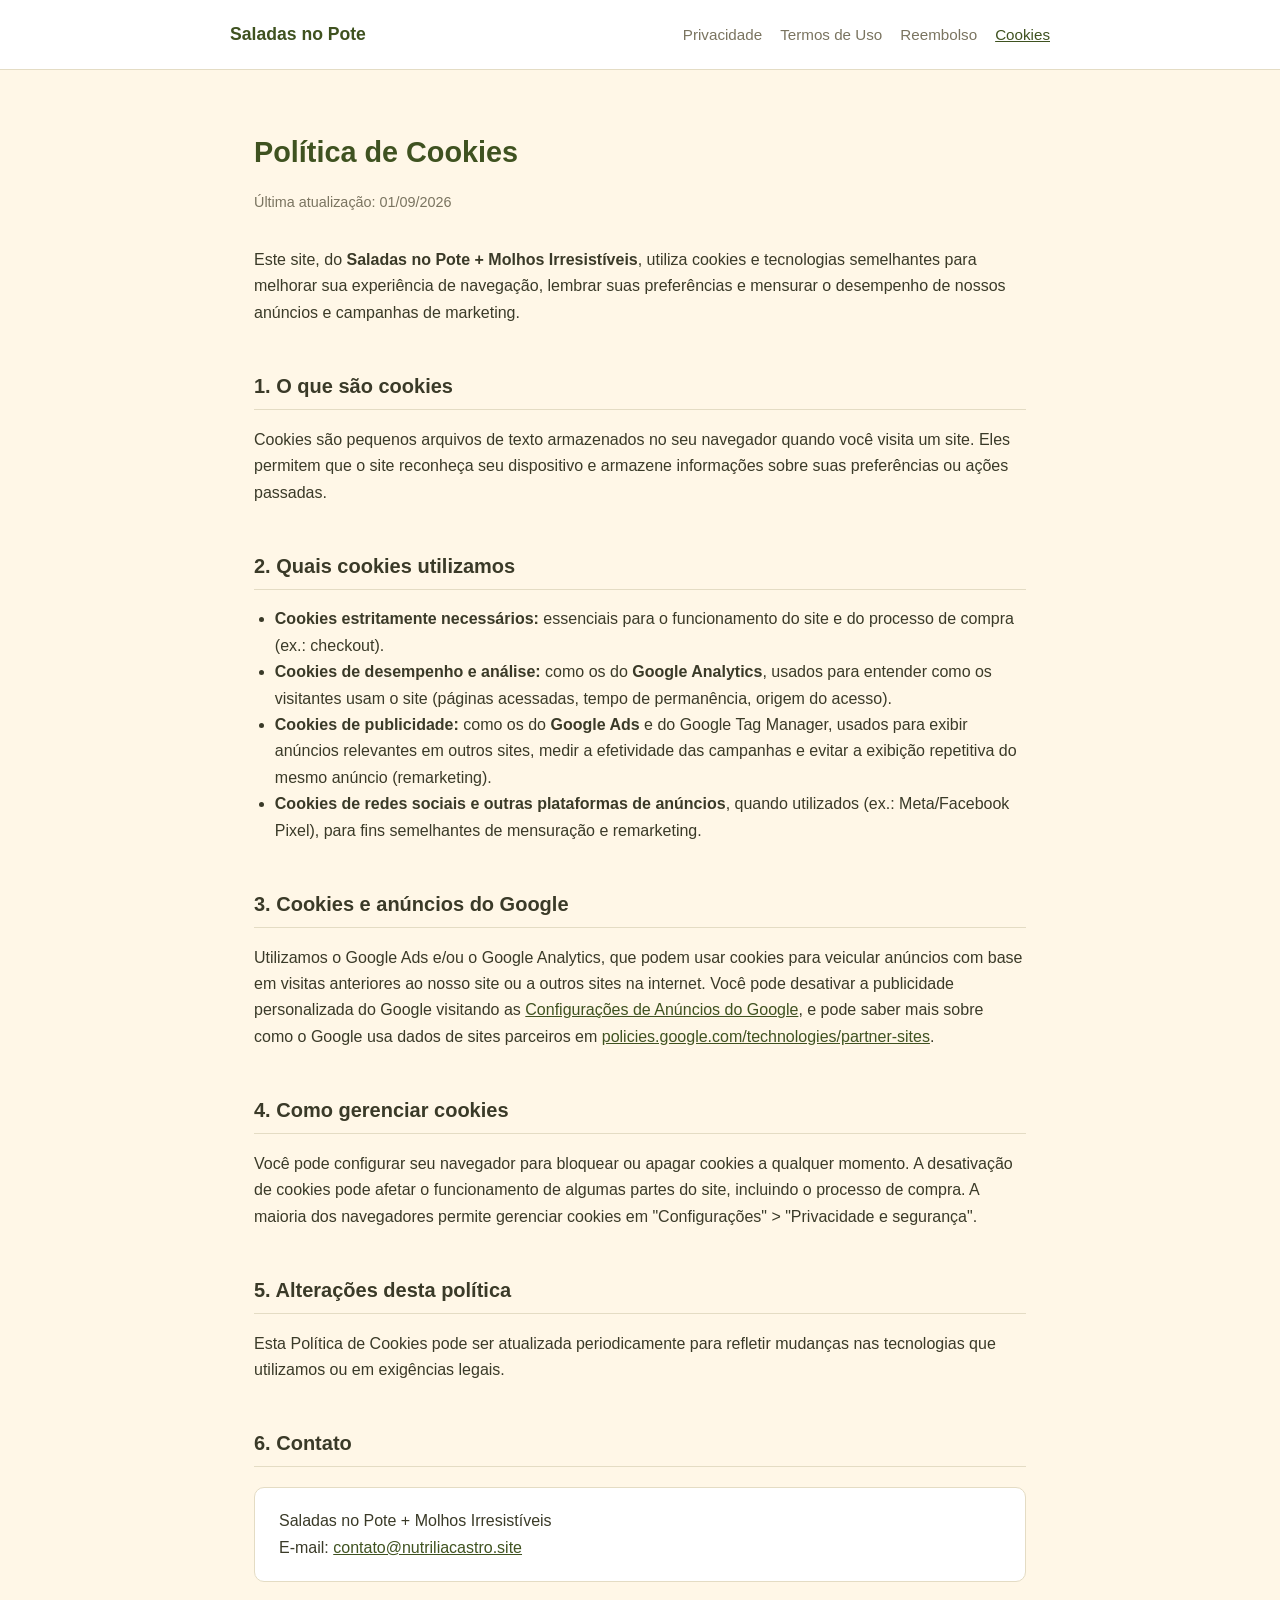
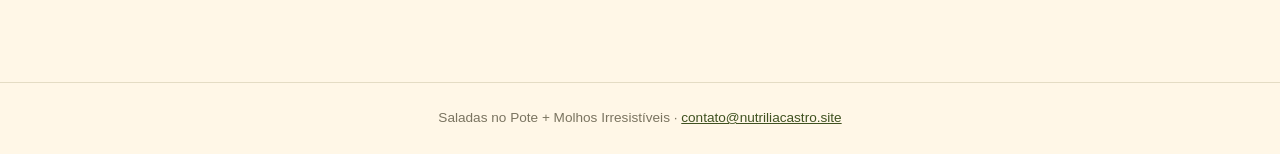
<file: politicas/cookies.html>
<!DOCTYPE html>
<html lang="pt-BR">
<head>
<meta charset="UTF-8">
<meta name="viewport" content="width=device-width, initial-scale=1.0">
<title>Política de Cookies — Saladas no Pote</title>
<link rel="stylesheet" href="/politicas/style.css">
</head>
<body>

<header class="site-header">
  <div class="inner">
    <a class="brand" href="/politicas/index.html">Saladas no Pote</a>
    <nav class="doc-nav">
      <a href="/politicas/privacidade.html">Privacidade</a>
      <a href="/politicas/termos.html">Termos de Uso</a>
      <a href="/politicas/reembolso.html">Reembolso</a>
      <a href="/politicas/cookies.html" class="active">Cookies</a>
    </nav>
  </div>
</header>

<main>
  <h1>Política de Cookies</h1>
  <p class="updated">Última atualização: 01/09/2026</p>

  <p>
    Este site, do <strong>Saladas no Pote + Molhos Irresistíveis</strong>,
    utiliza cookies e tecnologias semelhantes para melhorar sua experiência de
    navegação, lembrar suas preferências e mensurar o desempenho de nossos
    anúncios e campanhas de marketing.
  </p>

  <h2>1. O que são cookies</h2>
  <p>
    Cookies são pequenos arquivos de texto armazenados no seu navegador
    quando você visita um site. Eles permitem que o site reconheça seu
    dispositivo e armazene informações sobre suas preferências ou ações
    passadas.
  </p>

  <h2>2. Quais cookies utilizamos</h2>
  <ul>
    <li><strong>Cookies estritamente necessários:</strong> essenciais para o funcionamento do site e do processo de compra (ex.: checkout).</li>
    <li><strong>Cookies de desempenho e análise:</strong> como os do <strong>Google Analytics</strong>, usados para entender como os visitantes usam o site (páginas acessadas, tempo de permanência, origem do acesso).</li>
    <li><strong>Cookies de publicidade:</strong> como os do <strong>Google Ads</strong> e do Google Tag Manager, usados para exibir anúncios relevantes em outros sites, medir a efetividade das campanhas e evitar a exibição repetitiva do mesmo anúncio (remarketing).</li>
    <li><strong>Cookies de redes sociais e outras plataformas de anúncios</strong>, quando utilizados (ex.: Meta/Facebook Pixel), para fins semelhantes de mensuração e remarketing.</li>
  </ul>

  <h2>3. Cookies e anúncios do Google</h2>
  <p>
    Utilizamos o Google Ads e/ou o Google Analytics, que podem usar cookies
    para veicular anúncios com base em visitas anteriores ao nosso site ou a
    outros sites na internet. Você pode desativar a publicidade
    personalizada do Google visitando as
    <a href="https://adssettings.google.com/" target="_blank" rel="noopener noreferrer">Configurações de Anúncios do Google</a>,
    e pode saber mais sobre como o Google usa dados de sites parceiros em
    <a href="https://policies.google.com/technologies/partner-sites" target="_blank" rel="noopener noreferrer">policies.google.com/technologies/partner-sites</a>.
  </p>

  <h2>4. Como gerenciar cookies</h2>
  <p>
    Você pode configurar seu navegador para bloquear ou apagar cookies a
    qualquer momento. A desativação de cookies pode afetar o funcionamento de
    algumas partes do site, incluindo o processo de compra. A maioria dos
    navegadores permite gerenciar cookies em "Configurações" &gt;
    "Privacidade e segurança".
  </p>

  <h2>5. Alterações desta política</h2>
  <p>
    Esta Política de Cookies pode ser atualizada periodicamente para refletir
    mudanças nas tecnologias que utilizamos ou em exigências legais.
  </p>

  <h2>6. Contato</h2>
  <div class="card">
    <p style="margin:0">
      Saladas no Pote + Molhos Irresistíveis<br>
      E-mail: <a href="mailto:contato@nutriliacastro.site">contato@nutriliacastro.site</a>
    </p>
  </div>
</main>

<footer class="site-footer">
  Saladas no Pote + Molhos Irresistíveis · <a href="mailto:contato@nutriliacastro.site">contato@nutriliacastro.site</a>
</footer>

</body>
</html>
</file>
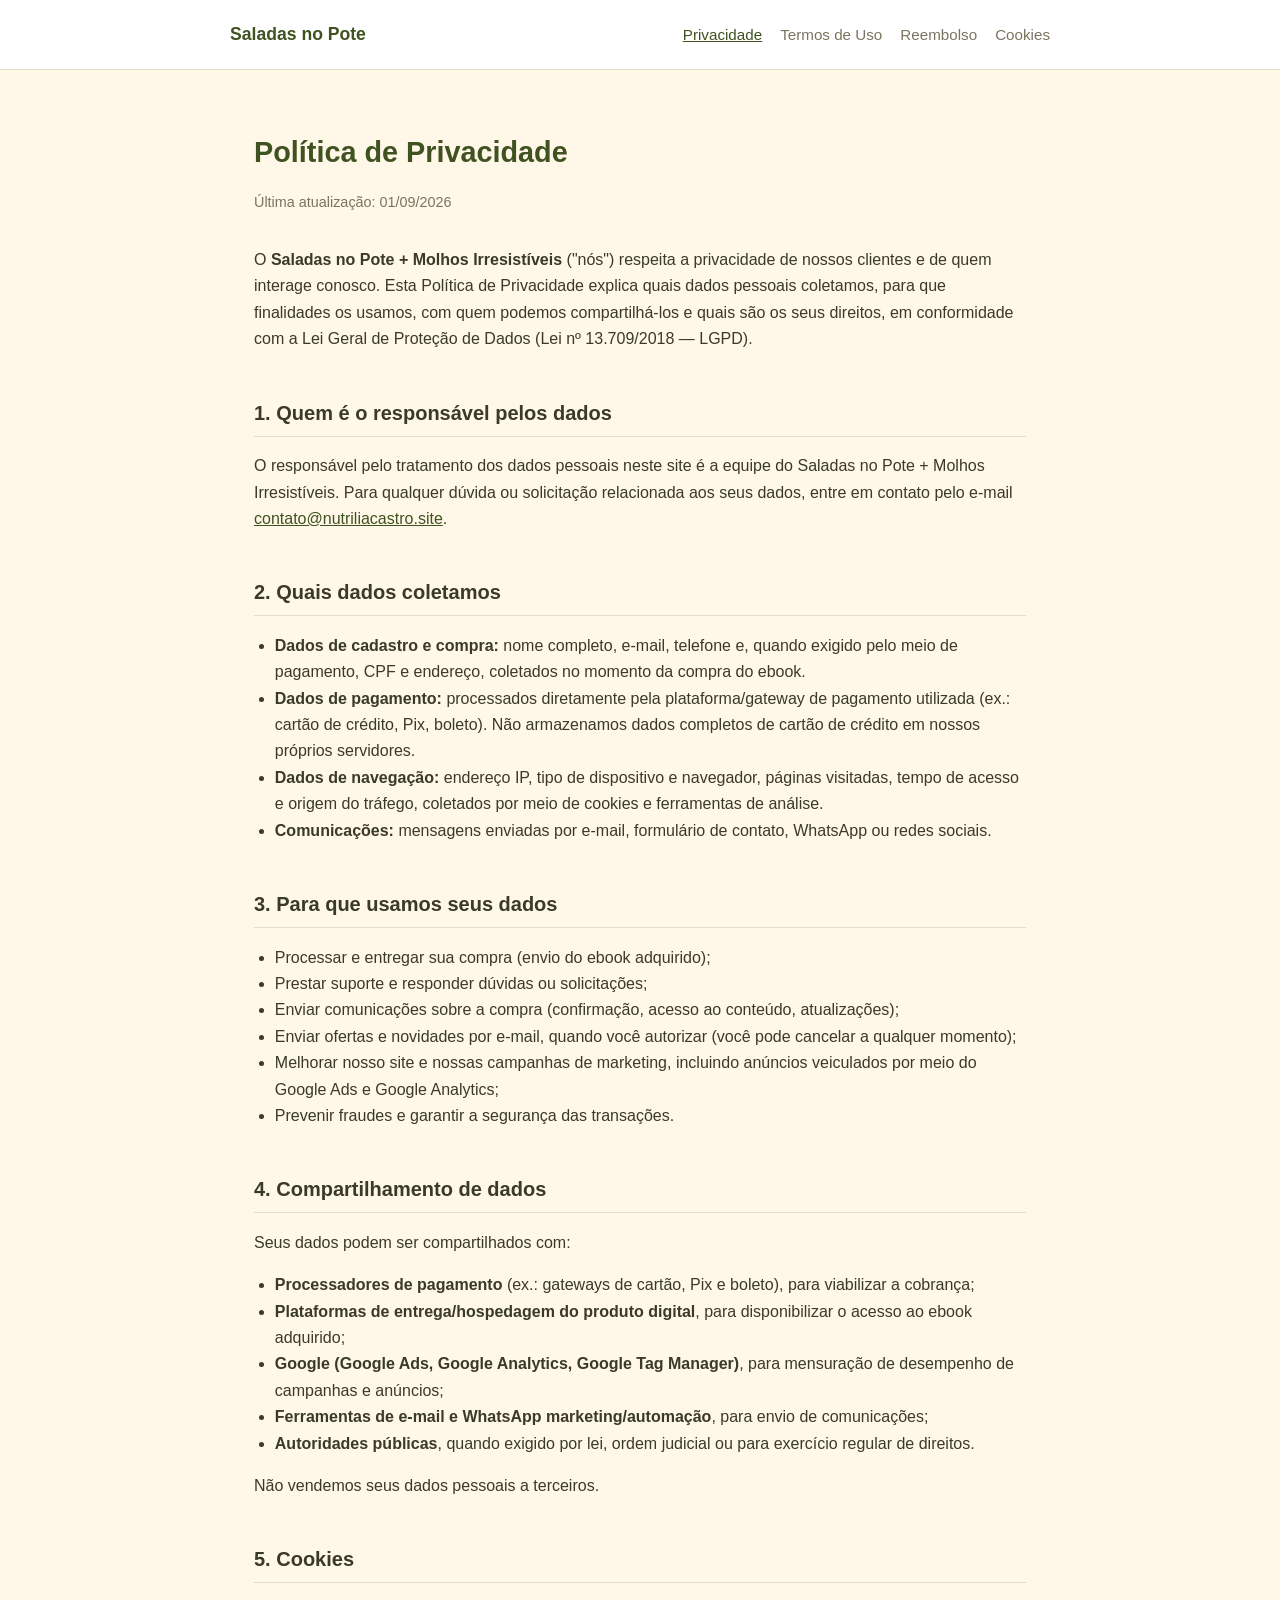
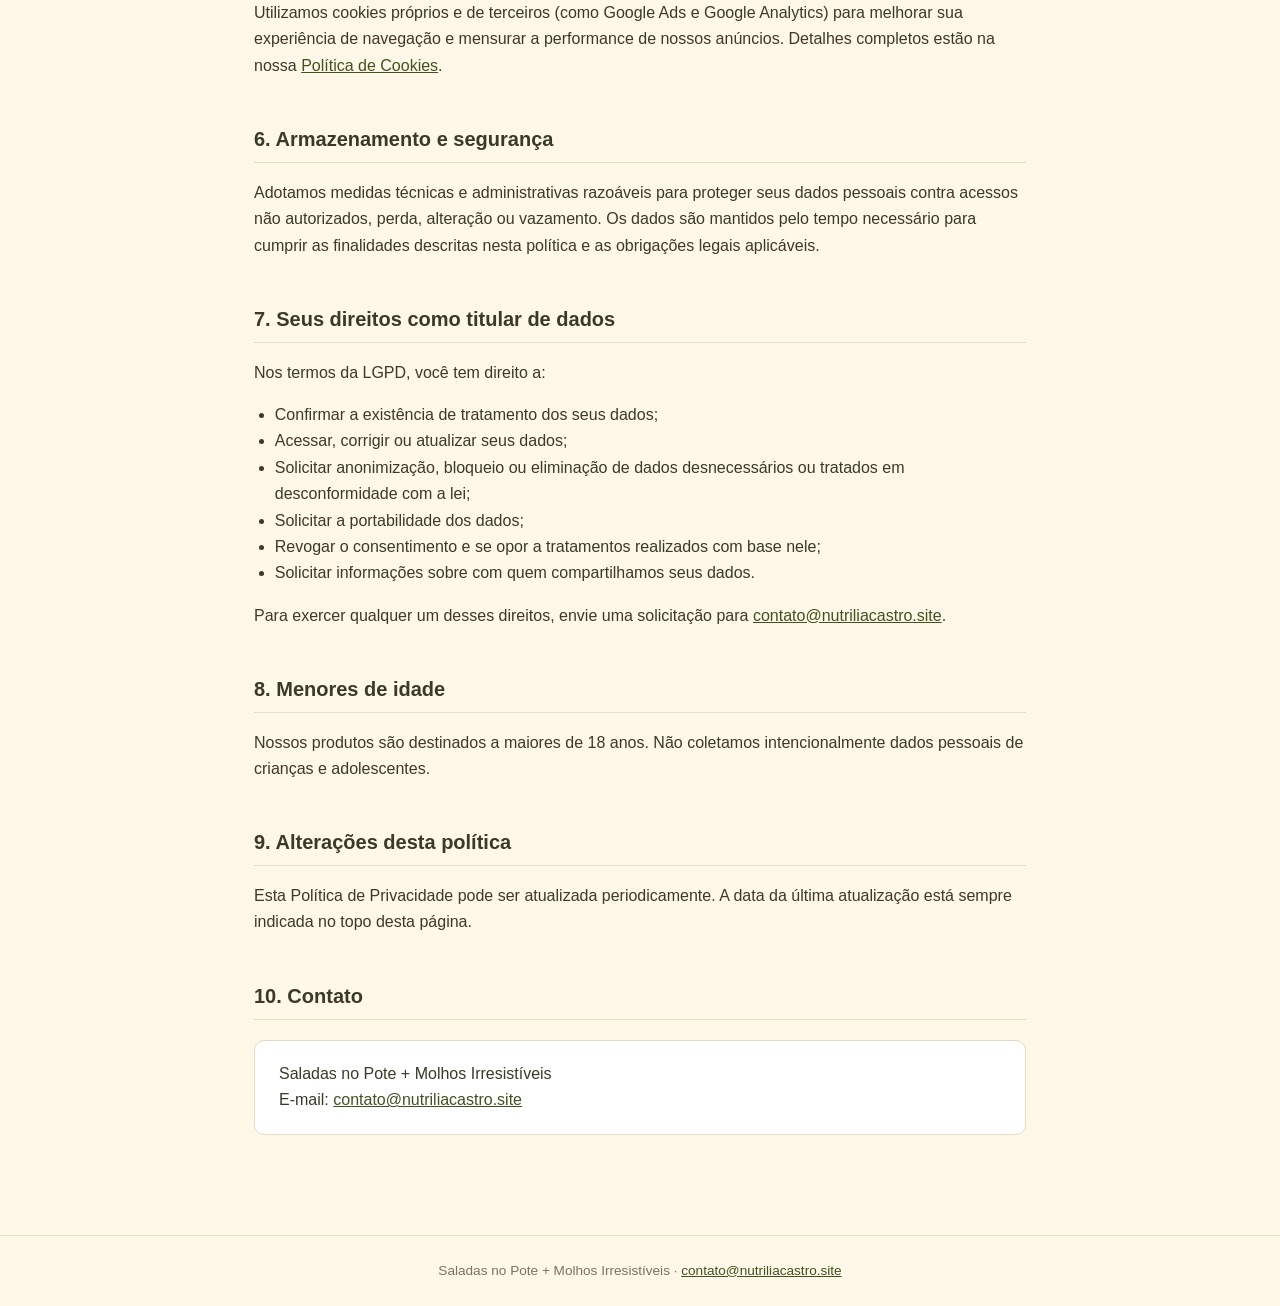
<file: politicas/privacidade.html>
<!DOCTYPE html>
<html lang="pt-BR">
<head>
<meta charset="UTF-8">
<meta name="viewport" content="width=device-width, initial-scale=1.0">
<title>Política de Privacidade — Saladas no Pote</title>
<link rel="stylesheet" href="/politicas/style.css">
</head>
<body>

<header class="site-header">
  <div class="inner">
    <a class="brand" href="/politicas/index.html">Saladas no Pote</a>
    <nav class="doc-nav">
      <a href="/politicas/privacidade.html" class="active">Privacidade</a>
      <a href="/politicas/termos.html">Termos de Uso</a>
      <a href="/politicas/reembolso.html">Reembolso</a>
      <a href="/politicas/cookies.html">Cookies</a>
    </nav>
  </div>
</header>

<main>
  <h1>Política de Privacidade</h1>
  <p class="updated">Última atualização: 01/09/2026</p>

  <p>
    O <strong>Saladas no Pote + Molhos Irresistíveis</strong> ("nós") respeita a
    privacidade de nossos clientes e de quem interage conosco. Esta Política de Privacidade explica quais dados pessoais coletamos,
    para que finalidades os usamos, com quem podemos compartilhá-los e quais são
    os seus direitos, em conformidade com a Lei Geral de Proteção de Dados
    (Lei nº 13.709/2018 — LGPD).
  </p>

  <h2>1. Quem é o responsável pelos dados</h2>
  <p>
    O responsável pelo tratamento dos dados pessoais neste site é a equipe do
    Saladas no Pote + Molhos Irresistíveis. Para qualquer dúvida ou solicitação
    relacionada aos seus dados, entre em contato pelo e-mail
    <a href="mailto:contato@nutriliacastro.site">contato@nutriliacastro.site</a>.
  </p>

  <h2>2. Quais dados coletamos</h2>
  <ul>
    <li><strong>Dados de cadastro e compra:</strong> nome completo, e-mail, telefone e, quando exigido pelo meio de pagamento, CPF e endereço, coletados no momento da compra do ebook.</li>
    <li><strong>Dados de pagamento:</strong> processados diretamente pela plataforma/gateway de pagamento utilizada (ex.: cartão de crédito, Pix, boleto). Não armazenamos dados completos de cartão de crédito em nossos próprios servidores.</li>
    <li><strong>Dados de navegação:</strong> endereço IP, tipo de dispositivo e navegador, páginas visitadas, tempo de acesso e origem do tráfego, coletados por meio de cookies e ferramentas de análise.</li>
    <li><strong>Comunicações:</strong> mensagens enviadas por e-mail, formulário de contato, WhatsApp ou redes sociais.</li>
  </ul>

  <h2>3. Para que usamos seus dados</h2>
  <ul>
    <li>Processar e entregar sua compra (envio do ebook adquirido);</li>
    <li>Prestar suporte e responder dúvidas ou solicitações;</li>
    <li>Enviar comunicações sobre a compra (confirmação, acesso ao conteúdo, atualizações);</li>
    <li>Enviar ofertas e novidades por e-mail, quando você autorizar (você pode cancelar a qualquer momento);</li>
    <li>Melhorar nosso site e nossas campanhas de marketing, incluindo anúncios veiculados por meio do Google Ads e Google Analytics;</li>
    <li>Prevenir fraudes e garantir a segurança das transações.</li>
  </ul>

  <h2>4. Compartilhamento de dados</h2>
  <p>Seus dados podem ser compartilhados com:</p>
  <ul>
    <li><strong>Processadores de pagamento</strong> (ex.: gateways de cartão, Pix e boleto), para viabilizar a cobrança;</li>
    <li><strong>Plataformas de entrega/hospedagem do produto digital</strong>, para disponibilizar o acesso ao ebook adquirido;</li>
    <li><strong>Google (Google Ads, Google Analytics, Google Tag Manager)</strong>, para mensuração de desempenho de campanhas e anúncios;</li>
    <li><strong>Ferramentas de e-mail e WhatsApp marketing/automação</strong>, para envio de comunicações;</li>
    <li><strong>Autoridades públicas</strong>, quando exigido por lei, ordem judicial ou para exercício regular de direitos.</li>
  </ul>
  <p>Não vendemos seus dados pessoais a terceiros.</p>

  <h2>5. Cookies</h2>
  <p>
    Utilizamos cookies próprios e de terceiros (como Google Ads e Google Analytics)
    para melhorar sua experiência de navegação e mensurar a performance de nossos
    anúncios. Detalhes completos estão na nossa
    <a href="/politicas/cookies.html">Política de Cookies</a>.
  </p>

  <h2>6. Armazenamento e segurança</h2>
  <p>
    Adotamos medidas técnicas e administrativas razoáveis para proteger seus dados
    pessoais contra acessos não autorizados, perda, alteração ou vazamento. Os dados
    são mantidos pelo tempo necessário para cumprir as finalidades descritas nesta
    política e as obrigações legais aplicáveis.
  </p>

  <h2>7. Seus direitos como titular de dados</h2>
  <p>Nos termos da LGPD, você tem direito a:</p>
  <ul>
    <li>Confirmar a existência de tratamento dos seus dados;</li>
    <li>Acessar, corrigir ou atualizar seus dados;</li>
    <li>Solicitar anonimização, bloqueio ou eliminação de dados desnecessários ou tratados em desconformidade com a lei;</li>
    <li>Solicitar a portabilidade dos dados;</li>
    <li>Revogar o consentimento e se opor a tratamentos realizados com base nele;</li>
    <li>Solicitar informações sobre com quem compartilhamos seus dados.</li>
  </ul>
  <p>
    Para exercer qualquer um desses direitos, envie uma solicitação para
    <a href="mailto:contato@nutriliacastro.site">contato@nutriliacastro.site</a>.
  </p>

  <h2>8. Menores de idade</h2>
  <p>
    Nossos produtos são destinados a maiores de 18 anos. Não coletamos
    intencionalmente dados pessoais de crianças e adolescentes.
  </p>

  <h2>9. Alterações desta política</h2>
  <p>
    Esta Política de Privacidade pode ser atualizada periodicamente. A data da
    última atualização está sempre indicada no topo desta página.
  </p>

  <h2>10. Contato</h2>
  <div class="card">
    <p style="margin:0">
      Saladas no Pote + Molhos Irresistíveis<br>
      E-mail: <a href="mailto:contato@nutriliacastro.site">contato@nutriliacastro.site</a>
    </p>
  </div>
</main>

<footer class="site-footer">
  Saladas no Pote + Molhos Irresistíveis · <a href="mailto:contato@nutriliacastro.site">contato@nutriliacastro.site</a>
</footer>

</body>
</html>
</file>
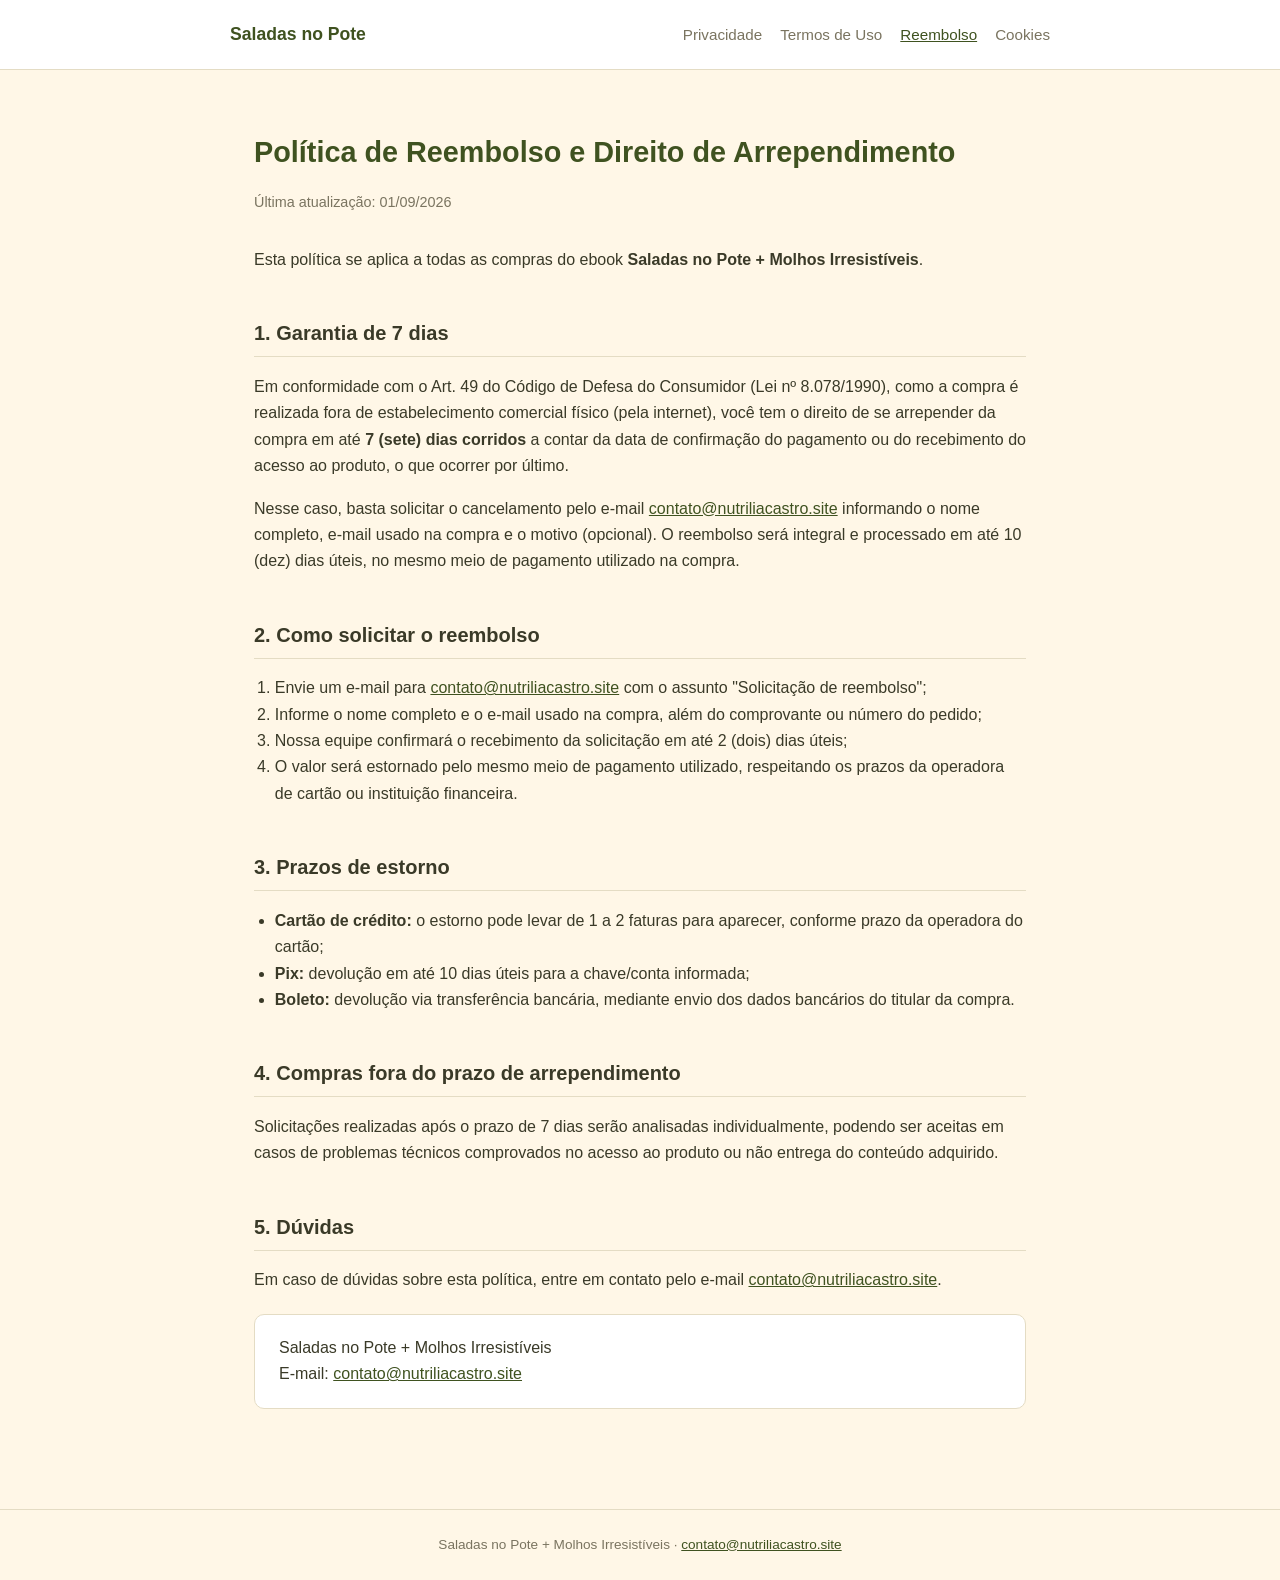
<file: politicas/reembolso.html>
<!DOCTYPE html>
<html lang="pt-BR">
<head>
<meta charset="UTF-8">
<meta name="viewport" content="width=device-width, initial-scale=1.0">
<title>Política de Reembolso — Saladas no Pote</title>
<link rel="stylesheet" href="/politicas/style.css">
</head>
<body>

<header class="site-header">
  <div class="inner">
    <a class="brand" href="/politicas/index.html">Saladas no Pote</a>
    <nav class="doc-nav">
      <a href="/politicas/privacidade.html">Privacidade</a>
      <a href="/politicas/termos.html">Termos de Uso</a>
      <a href="/politicas/reembolso.html" class="active">Reembolso</a>
      <a href="/politicas/cookies.html">Cookies</a>
    </nav>
  </div>
</header>

<main>
  <h1>Política de Reembolso e Direito de Arrependimento</h1>
  <p class="updated">Última atualização: 01/09/2026</p>

  <p>
    Esta política se aplica a todas as compras do ebook
    <strong>Saladas no Pote + Molhos Irresistíveis</strong>.
  </p>

  <h2>1. Garantia de 7 dias</h2>
  <p>
    Em conformidade com o Art. 49 do Código de Defesa do Consumidor (Lei nº
    8.078/1990), como a compra é realizada fora de estabelecimento comercial
    físico (pela internet), você tem o direito de se arrepender da compra em
    até <strong>7 (sete) dias corridos</strong> a contar da data de confirmação
    do pagamento ou do recebimento do acesso ao produto, o que ocorrer por
    último.
  </p>
  <p>
    Nesse caso, basta solicitar o cancelamento pelo e-mail
    <a href="mailto:contato@nutriliacastro.site">contato@nutriliacastro.site</a>
    informando o nome completo, e-mail usado na compra e o motivo (opcional).
    O reembolso será integral e processado em até 10 (dez) dias úteis, no
    mesmo meio de pagamento utilizado na compra.
  </p>

  <h2>2. Como solicitar o reembolso</h2>
  <ol>
    <li>Envie um e-mail para <a href="mailto:contato@nutriliacastro.site">contato@nutriliacastro.site</a> com o assunto "Solicitação de reembolso";</li>
    <li>Informe o nome completo e o e-mail usado na compra, além do comprovante ou número do pedido;</li>
    <li>Nossa equipe confirmará o recebimento da solicitação em até 2 (dois) dias úteis;</li>
    <li>O valor será estornado pelo mesmo meio de pagamento utilizado, respeitando os prazos da operadora de cartão ou instituição financeira.</li>
  </ol>

  <h2>3. Prazos de estorno</h2>
  <ul>
    <li><strong>Cartão de crédito:</strong> o estorno pode levar de 1 a 2 faturas para aparecer, conforme prazo da operadora do cartão;</li>
    <li><strong>Pix:</strong> devolução em até 10 dias úteis para a chave/conta informada;</li>
    <li><strong>Boleto:</strong> devolução via transferência bancária, mediante envio dos dados bancários do titular da compra.</li>
  </ul>

  <h2>4. Compras fora do prazo de arrependimento</h2>
  <p>
    Solicitações realizadas após o prazo de 7 dias serão analisadas
    individualmente, podendo ser aceitas em casos de problemas técnicos
    comprovados no acesso ao produto ou não entrega do conteúdo adquirido.
  </p>

  <h2>5. Dúvidas</h2>
  <p>
    Em caso de dúvidas sobre esta política, entre em contato pelo e-mail
    <a href="mailto:contato@nutriliacastro.site">contato@nutriliacastro.site</a>.
  </p>

  <div class="card">
    <p style="margin:0">
      Saladas no Pote + Molhos Irresistíveis<br>
      E-mail: <a href="mailto:contato@nutriliacastro.site">contato@nutriliacastro.site</a>
    </p>
  </div>
</main>

<footer class="site-footer">
  Saladas no Pote + Molhos Irresistíveis · <a href="mailto:contato@nutriliacastro.site">contato@nutriliacastro.site</a>
</footer>

</body>
</html>
</file>
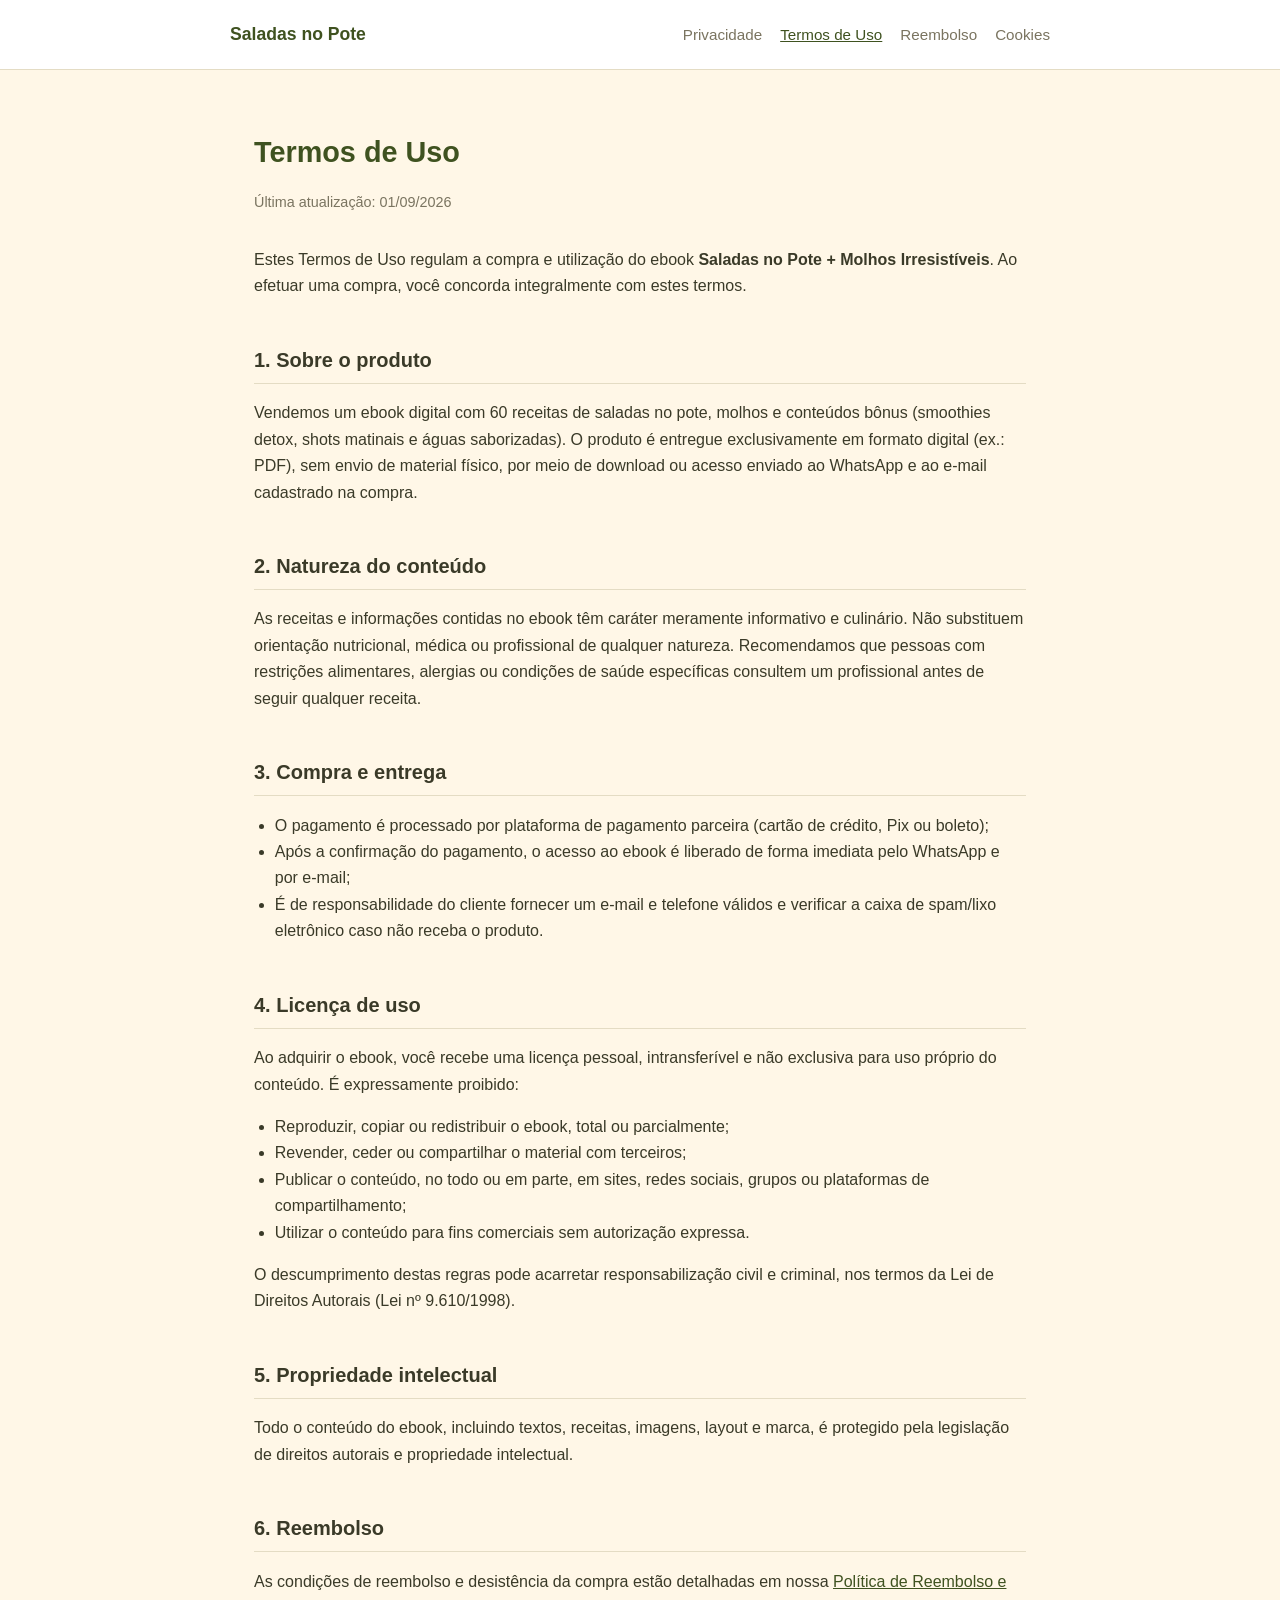
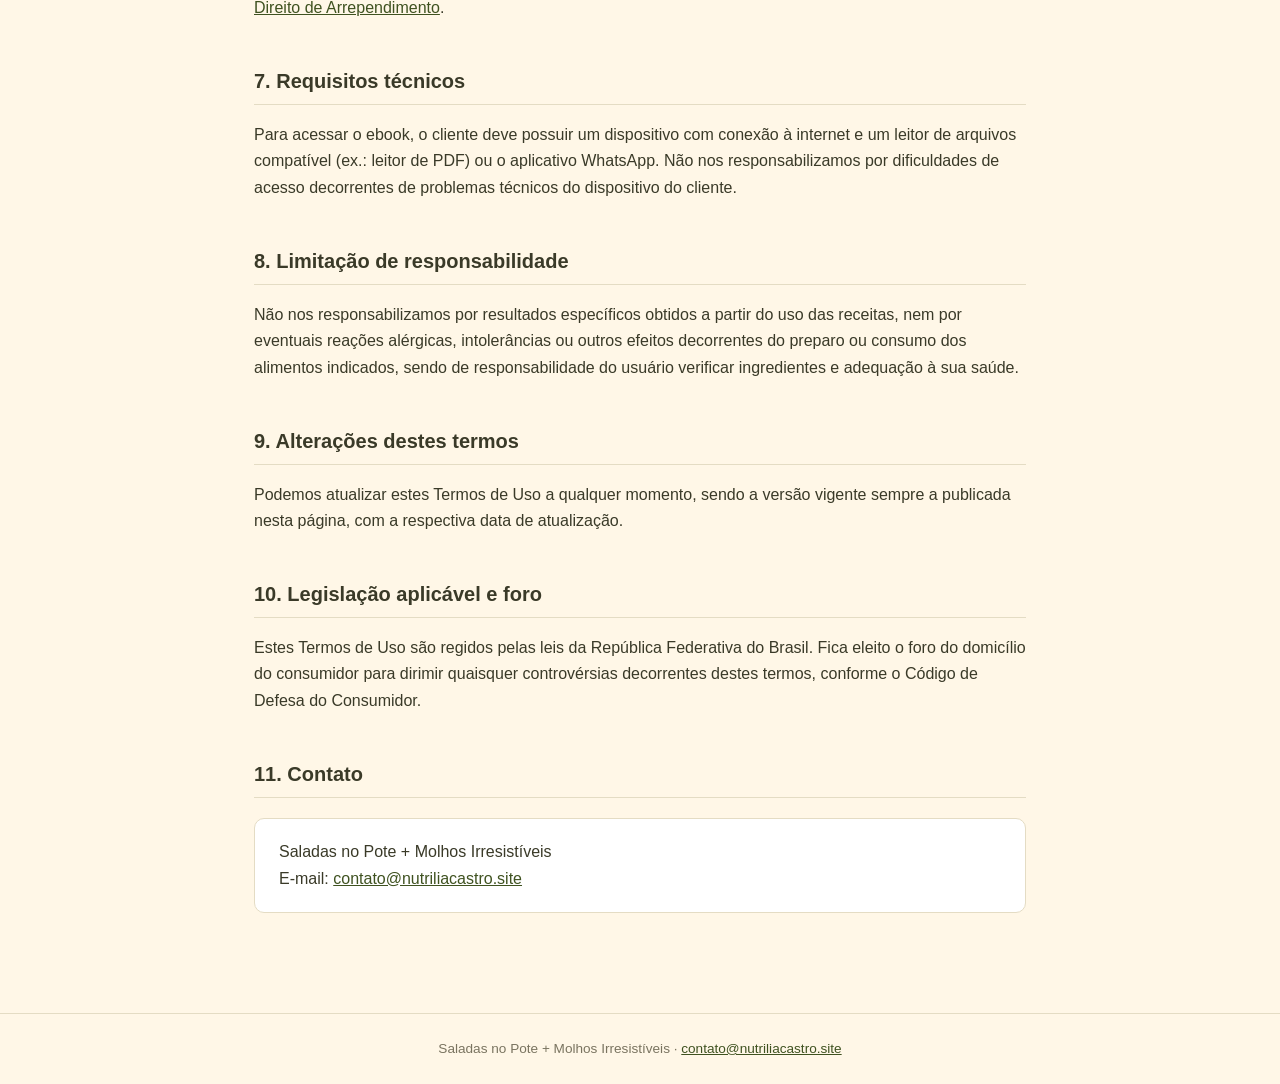
<file: politicas/termos.html>
<!DOCTYPE html>
<html lang="pt-BR">
<head>
<meta charset="UTF-8">
<meta name="viewport" content="width=device-width, initial-scale=1.0">
<title>Termos de Uso — Saladas no Pote</title>
<link rel="stylesheet" href="/politicas/style.css">
</head>
<body>

<header class="site-header">
  <div class="inner">
    <a class="brand" href="/politicas/index.html">Saladas no Pote</a>
    <nav class="doc-nav">
      <a href="/politicas/privacidade.html">Privacidade</a>
      <a href="/politicas/termos.html" class="active">Termos de Uso</a>
      <a href="/politicas/reembolso.html">Reembolso</a>
      <a href="/politicas/cookies.html">Cookies</a>
    </nav>
  </div>
</header>

<main>
  <h1>Termos de Uso</h1>
  <p class="updated">Última atualização: 01/09/2026</p>

  <p>
    Estes Termos de Uso regulam a compra e utilização do ebook
    <strong>Saladas no Pote + Molhos Irresistíveis</strong>. Ao efetuar uma compra,
    você concorda integralmente com estes termos.
  </p>

  <h2>1. Sobre o produto</h2>
  <p>
    Vendemos um ebook digital com 60 receitas de saladas no pote, molhos e
    conteúdos bônus (smoothies detox, shots matinais e águas saborizadas).
    O produto é entregue exclusivamente em formato digital (ex.: PDF), sem
    envio de material físico, por meio de download ou acesso enviado ao
    WhatsApp e ao e-mail cadastrado na compra.
  </p>

  <h2>2. Natureza do conteúdo</h2>
  <p>
    As receitas e informações contidas no ebook têm caráter meramente
    informativo e culinário. Não substituem orientação nutricional, médica ou
    profissional de qualquer natureza. Recomendamos que pessoas com restrições
    alimentares, alergias ou condições de saúde específicas consultem um
    profissional antes de seguir qualquer receita.
  </p>

  <h2>3. Compra e entrega</h2>
  <ul>
    <li>O pagamento é processado por plataforma de pagamento parceira (cartão de crédito, Pix ou boleto);</li>
    <li>Após a confirmação do pagamento, o acesso ao ebook é liberado de forma imediata pelo WhatsApp e por e-mail;</li>
    <li>É de responsabilidade do cliente fornecer um e-mail e telefone válidos e verificar a caixa de spam/lixo eletrônico caso não receba o produto.</li>
  </ul>

  <h2>4. Licença de uso</h2>
  <p>
    Ao adquirir o ebook, você recebe uma licença pessoal, intransferível e não
    exclusiva para uso próprio do conteúdo. É expressamente proibido:
  </p>
  <ul>
    <li>Reproduzir, copiar ou redistribuir o ebook, total ou parcialmente;</li>
    <li>Revender, ceder ou compartilhar o material com terceiros;</li>
    <li>Publicar o conteúdo, no todo ou em parte, em sites, redes sociais, grupos ou plataformas de compartilhamento;</li>
    <li>Utilizar o conteúdo para fins comerciais sem autorização expressa.</li>
  </ul>
  <p>
    O descumprimento destas regras pode acarretar responsabilização civil e
    criminal, nos termos da Lei de Direitos Autorais (Lei nº 9.610/1998).
  </p>

  <h2>5. Propriedade intelectual</h2>
  <p>
    Todo o conteúdo do ebook, incluindo textos, receitas, imagens, layout e
    marca, é protegido pela legislação de direitos autorais e propriedade
    intelectual.
  </p>

  <h2>6. Reembolso</h2>
  <p>
    As condições de reembolso e desistência da compra estão detalhadas em
    nossa <a href="/politicas/reembolso.html">Política de Reembolso e Direito de
    Arrependimento</a>.
  </p>

  <h2>7. Requisitos técnicos</h2>
  <p>
    Para acessar o ebook, o cliente deve possuir um dispositivo com conexão à
    internet e um leitor de arquivos compatível (ex.: leitor de PDF) ou o
    aplicativo WhatsApp. Não nos responsabilizamos por dificuldades de acesso
    decorrentes de problemas técnicos do dispositivo do cliente.
  </p>

  <h2>8. Limitação de responsabilidade</h2>
  <p>
    Não nos responsabilizamos por resultados específicos obtidos a partir do
    uso das receitas, nem por eventuais reações alérgicas, intolerâncias ou
    outros efeitos decorrentes do preparo ou consumo dos alimentos indicados,
    sendo de responsabilidade do usuário verificar ingredientes e adequação à
    sua saúde.
  </p>

  <h2>9. Alterações destes termos</h2>
  <p>
    Podemos atualizar estes Termos de Uso a qualquer momento, sendo a versão
    vigente sempre a publicada nesta página, com a respectiva data de
    atualização.
  </p>

  <h2>10. Legislação aplicável e foro</h2>
  <p>
    Estes Termos de Uso são regidos pelas leis da República Federativa do
    Brasil. Fica eleito o foro do domicílio do consumidor para dirimir
    quaisquer controvérsias decorrentes destes termos, conforme o Código de
    Defesa do Consumidor.
  </p>

  <h2>11. Contato</h2>
  <div class="card">
    <p style="margin:0">
      Saladas no Pote + Molhos Irresistíveis<br>
      E-mail: <a href="mailto:contato@nutriliacastro.site">contato@nutriliacastro.site</a>
    </p>
  </div>
</main>

<footer class="site-footer">
  Saladas no Pote + Molhos Irresistíveis · <a href="mailto:contato@nutriliacastro.site">contato@nutriliacastro.site</a>
</footer>

</body>
</html>
</file>
<file: css/style.css>
:root {
  --sage: #cbceab;
  --cream: #fff7e7;
  --olive-dark: #516927;
  --olive-darker: #445920;
  --green-bright: #2cac43;
  --green-bright-dark: #239636;
  --text-dark: #3a3a28;
  --text-heading: #33331f;
  --border-soft: #e4dcc4;
  --max-width: 480px;
}

* { box-sizing: border-box; }

html { scroll-behavior: smooth; }

body {
  margin: 0;
  font-family: 'Poppins', -apple-system, BlinkMacSystemFont, 'Segoe UI', sans-serif;
  color: var(--text-dark);
  background: var(--cream);
  display: flex;
  flex-direction: column;
  align-items: center;
}

img { max-width: 100%; display: block; }

section, footer {
  width: 100%;
  max-width: var(--max-width);
}

.section {
  padding: 32px 20px 36px;
}

.section-cream { background: var(--cream); }
.section-green { background: var(--sage); }
.section-tight { padding-bottom: 24px; }

/* HERO */
.hero {
  width: 100%;
  max-width: var(--max-width);
  background: var(--sage);
  padding: 28px 20px 32px;
  text-align: center;
}

.hero-logo {
  width: 100%;
  border-radius: 6px;
  margin-bottom: 18px;
}

.hero-photo {
  border-radius: 14px;
  overflow: hidden;
  box-shadow: 0 6px 18px rgba(0,0,0,0.12);
  margin-bottom: 22px;
}

/* Titles */
.title {
  text-align: center;
  font-size: 22px;
  font-weight: 500;
  line-height: 1.3;
  color: var(--text-heading);
  margin: 0 0 24px;
  letter-spacing: 0.3px;
}
.title strong { font-weight: 800; }
.title-dark { color: #2c3a17; }

/* Buttons */
.btn {
  display: block;
  width: 100%;
  text-align: center;
  text-decoration: none;
  padding: 16px 20px;
  border-radius: 40px;
  font-weight: 700;
  font-size: 15px;
  letter-spacing: 0.3px;
  cursor: pointer;
  border: none;
  transition: transform .15s ease, filter .15s ease;
}
.btn:active { transform: scale(0.98); }

.btn-dark {
  background: var(--olive-dark);
  color: #fff;
  box-shadow: 0 6px 14px rgba(81,105,39,0.35);
}
.btn-dark:hover { filter: brightness(1.08); }

.btn-buy {
  background: var(--green-bright);
  color: #fff;
  box-shadow: 0 6px 16px rgba(44,172,67,0.4);
  font-size: 16px;
  padding: 18px 20px;
}
.btn-buy:hover { filter: brightness(1.06); }

/* Check list */
.check-list {
  list-style: none;
  padding: 0;
  margin: 0 0 24px;
}
.check-list li {
  display: flex;
  align-items: flex-start;
  gap: 10px;
  padding: 8px 4px;
  font-size: 15.5px;
  font-weight: 500;
  color: var(--text-heading);
}
.check-list .ic { font-size: 17px; flex-shrink: 0; }

.cross-list {
  list-style: none;
  padding: 0;
  margin: 0 0 22px;
}
.cross-list li {
  display: flex;
  align-items: flex-start;
  gap: 10px;
  padding: 9px 4px;
  font-size: 15.5px;
  font-weight: 500;
  color: var(--text-heading);
}
.cross-list .ic { font-size: 15px; flex-shrink: 0; margin-top: 2px; }

.img-card {
  border-radius: 14px;
  overflow: hidden;
  margin-bottom: 24px;
  box-shadow: 0 6px 16px rgba(0,0,0,0.1);
}

/* Recipe cards */
.recipe-card {
  background: var(--cream);
  border-radius: 16px;
  overflow: hidden;
  box-shadow: 0 8px 20px rgba(0,0,0,0.12);
  margin-bottom: 22px;
}
.recipe-card img { width: 100%; }
.recipe-info {
  text-align: center;
  padding: 18px 16px 20px;
}
.recipe-info h3 {
  margin: 0 0 10px;
  font-size: 16px;
  font-weight: 600;
  letter-spacing: 0.4px;
  color: var(--text-heading);
}
.recipe-info p {
  margin: 2px 0;
  font-size: 14px;
  color: #5a5240;
}

.section-green .btn-dark { margin-bottom: 22px; }
.section-green .recipe-card:last-of-type { margin-bottom: 22px; }

/* photo blocks (frescor no prato) */
.photo-block {
  border-radius: 14px;
  overflow: hidden;
  margin-bottom: 22px;
  box-shadow: 0 6px 16px rgba(0,0,0,0.1);
}

/* video */
.video-card {
  border-radius: 16px;
  overflow: hidden;
  box-shadow: 0 8px 22px rgba(0,0,0,0.25);
  cursor: pointer;
  position: relative;
}
.video-card iframe {
  display: block;
  width: 100%;
  aspect-ratio: 16 / 9;
  border: 0;
}

/* bonus */
.bonus-card {
  text-align: center;
  background: #e9e6cd;
  border-radius: 16px;
  padding: 16px 16px 22px;
  margin-bottom: 22px;
  box-shadow: 0 6px 16px rgba(0,0,0,0.08);
}
.bonus-card img {
  width: 100%;
  border-radius: 10px;
  margin-bottom: 14px;
}
.bonus-card h3 {
  margin: 0 0 8px;
  font-size: 17px;
  font-weight: 700;
  color: var(--text-heading);
}
.bonus-name {
  margin: 0 0 8px;
  font-size: 15.5px;
  font-weight: 500;
  line-height: 1.4;
}
.bonus-price {
  margin: 0;
  font-size: 14px;
  font-weight: 600;
  color: #4a4530;
}
.strike { text-decoration: line-through; color: #a94a3d; opacity: 0.8; }

.lead-center {
  text-align: center;
  font-size: 17px;
  font-weight: 500;
  color: var(--text-heading);
  margin: 0 0 10px;
}

/* offer */
.offer-card {
  background: var(--cream);
  border-radius: 22px;
  padding: 26px 22px 30px;
  text-align: center;
  box-shadow: 0 10px 28px rgba(0,0,0,0.18);
}
.offer-title {
  font-size: 19px;
  font-weight: 800;
  color: var(--olive-dark);
  margin: 0 0 16px;
  line-height: 1.35;
}
.offer-mockup {
  width: 100%;
  margin-bottom: 18px;
}
.offer-list {
  list-style: none;
  padding: 0;
  margin: 0 0 18px;
  color: #4a6a2d;
  font-weight: 600;
  font-size: 14.5px;
  line-height: 2;
}
.old-price {
  font-size: 15px;
  color: #6b6b52;
  margin: 0 0 4px;
}
.old-price .strike { color: #b23b2f; }
.new-price {
  font-size: 30px;
  font-weight: 800;
  color: var(--green-bright);
  line-height: 1.2;
  margin: 6px 0;
}
.cash-price {
  font-size: 14px;
  color: #5a5240;
  margin: 0 0 20px;
}
.urgency {
  color: #c0392b;
  font-weight: 700;
  font-size: 13px;
  margin: 14px 0 0;
}

/* author */
.body-text {
  font-size: 15.5px;
  line-height: 1.6;
  text-align: center;
  color: var(--text-dark);
  margin: 0;
}

/* reviews carousel */
.review-carousel {
  position: relative;
  border-radius: 16px;
  overflow: hidden;
  box-shadow: 0 8px 20px rgba(0,0,0,0.15);
}
.review-track {
  display: flex;
  transition: transform .4s ease;
}
.review-slide {
  min-width: 100%;
}
.review-slide img { width: 100%; }
.review-arrow {
  position: absolute;
  top: 50%;
  transform: translateY(-50%);
  background: rgba(255,255,255,0.85);
  border: none;
  width: 34px;
  height: 34px;
  border-radius: 50%;
  font-size: 20px;
  line-height: 1;
  color: var(--olive-dark);
  cursor: pointer;
  display: flex;
  align-items: center;
  justify-content: center;
}
.review-arrow.prev { left: 10px; }
.review-arrow.next { right: 10px; }
.review-dots {
  position: absolute;
  bottom: 10px;
  left: 0;
  right: 0;
  display: flex;
  justify-content: center;
  gap: 6px;
}
.review-dots span {
  width: 7px;
  height: 7px;
  border-radius: 50%;
  background: rgba(255,255,255,0.6);
}
.review-dots span.active { background: #fff; }

/* FAQ */
.faq-title {
  text-align: center;
  font-size: 18px;
  font-weight: 600;
  letter-spacing: 1px;
  color: var(--text-heading);
  margin: 0 0 22px;
  display: flex;
  align-items: center;
  gap: 14px;
}
.faq-title::before, .faq-title::after {
  content: "";
  flex: 1;
  height: 1px;
  background: #c9c0a0;
}

.faq-item {
  border-top: 1px solid var(--border-soft);
  padding: 16px 2px;
}
.faq-item:last-child { border-bottom: 1px solid var(--border-soft); }

.faq-q {
  width: 100%;
  background: none;
  border: none;
  text-align: left;
  font-family: inherit;
  font-size: 15.5px;
  font-weight: 600;
  color: var(--text-heading);
  display: flex;
  justify-content: space-between;
  align-items: center;
  gap: 10px;
  cursor: pointer;
  padding: 2px 0;
}
.faq-q .arrow {
  transition: transform .25s ease;
  font-weight: 700;
  flex-shrink: 0;
}
.faq-item.open .faq-q .arrow { transform: rotate(180deg); }

.faq-a {
  max-height: 0;
  overflow: hidden;
  transition: max-height .3s ease;
}
.faq-a p {
  font-size: 14.5px;
  line-height: 1.6;
  color: #4d4a3a;
  margin: 12px 0 4px;
}
.faq-item.open .faq-a { max-height: 600px; }

/* footer */
.footer {
  background: var(--olive-darker);
  padding: 32px 20px 40px;
  text-align: center;
}
.footer .btn-buy { margin-bottom: 16px; }
.footer-links {
  margin: 10px 0 0;
}
.footer-links a {
  color: #cfd6b8;
  font-size: 12px;
  text-decoration: underline;
}
.footer-note {
  color: #cfd6b8;
  font-size: 12px;
  margin: 0;
}
</file>
<file: politicas/style.css>
:root {
  --bg: #fff7e7;
  --text: #3a3a28;
  --muted: #7a7460;
  --accent: #516927;
  --accent-dark: #3f5220;
  --card: #ffffff;
  --border: #e4dcc4;
  --max-width: 820px;
}

* { box-sizing: border-box; }

body {
  margin: 0;
  padding: 0;
  background: var(--bg);
  color: var(--text);
  font-family: 'Poppins', -apple-system, BlinkMacSystemFont, "Segoe UI", Roboto, Arial, sans-serif;
  line-height: 1.65;
}

header.site-header {
  background: var(--card);
  border-bottom: 1px solid var(--border);
  padding: 20px 24px;
}

header.site-header .inner {
  max-width: var(--max-width);
  margin: 0 auto;
  display: flex;
  align-items: center;
  justify-content: space-between;
  flex-wrap: wrap;
  gap: 12px;
}

header.site-header .brand {
  font-weight: 700;
  font-size: 1.1rem;
  color: var(--accent-dark);
  text-decoration: none;
}

nav.doc-nav {
  display: flex;
  gap: 18px;
  flex-wrap: wrap;
}

nav.doc-nav a {
  color: var(--muted);
  text-decoration: none;
  font-size: 0.95rem;
}

nav.doc-nav a:hover,
nav.doc-nav a.active {
  color: var(--accent-dark);
  text-decoration: underline;
}

main {
  max-width: var(--max-width);
  margin: 0 auto;
  padding: 40px 24px 80px;
}

h1 {
  font-size: 1.8rem;
  color: var(--accent-dark);
  margin-bottom: 4px;
}

.updated {
  color: var(--muted);
  font-size: 0.9rem;
  margin-bottom: 32px;
}

h2 {
  font-size: 1.25rem;
  margin-top: 2.2em;
  color: var(--text);
  border-bottom: 1px solid var(--border);
  padding-bottom: 6px;
}

h3 {
  font-size: 1.05rem;
  margin-top: 1.6em;
}

p, li { color: var(--text); }

ul, ol { padding-left: 1.3em; }

.card {
  background: var(--card);
  border: 1px solid var(--border);
  border-radius: 10px;
  padding: 20px 24px;
  margin: 20px 0;
}

a { color: var(--accent-dark); }

footer.site-footer {
  border-top: 1px solid var(--border);
  padding: 24px;
  text-align: center;
  color: var(--muted);
  font-size: 0.85rem;
}

.index-links {
  display: grid;
  gap: 16px;
  margin-top: 24px;
}

.index-links a.doc-card {
  display: block;
  background: var(--card);
  border: 1px solid var(--border);
  border-radius: 10px;
  padding: 20px 24px;
  text-decoration: none;
  color: var(--text);
  transition: border-color 0.15s ease;
}

.index-links a.doc-card:hover {
  border-color: var(--accent);
}

.index-links a.doc-card strong {
  display: block;
  color: var(--accent-dark);
  font-size: 1.05rem;
  margin-bottom: 4px;
}
</file>
